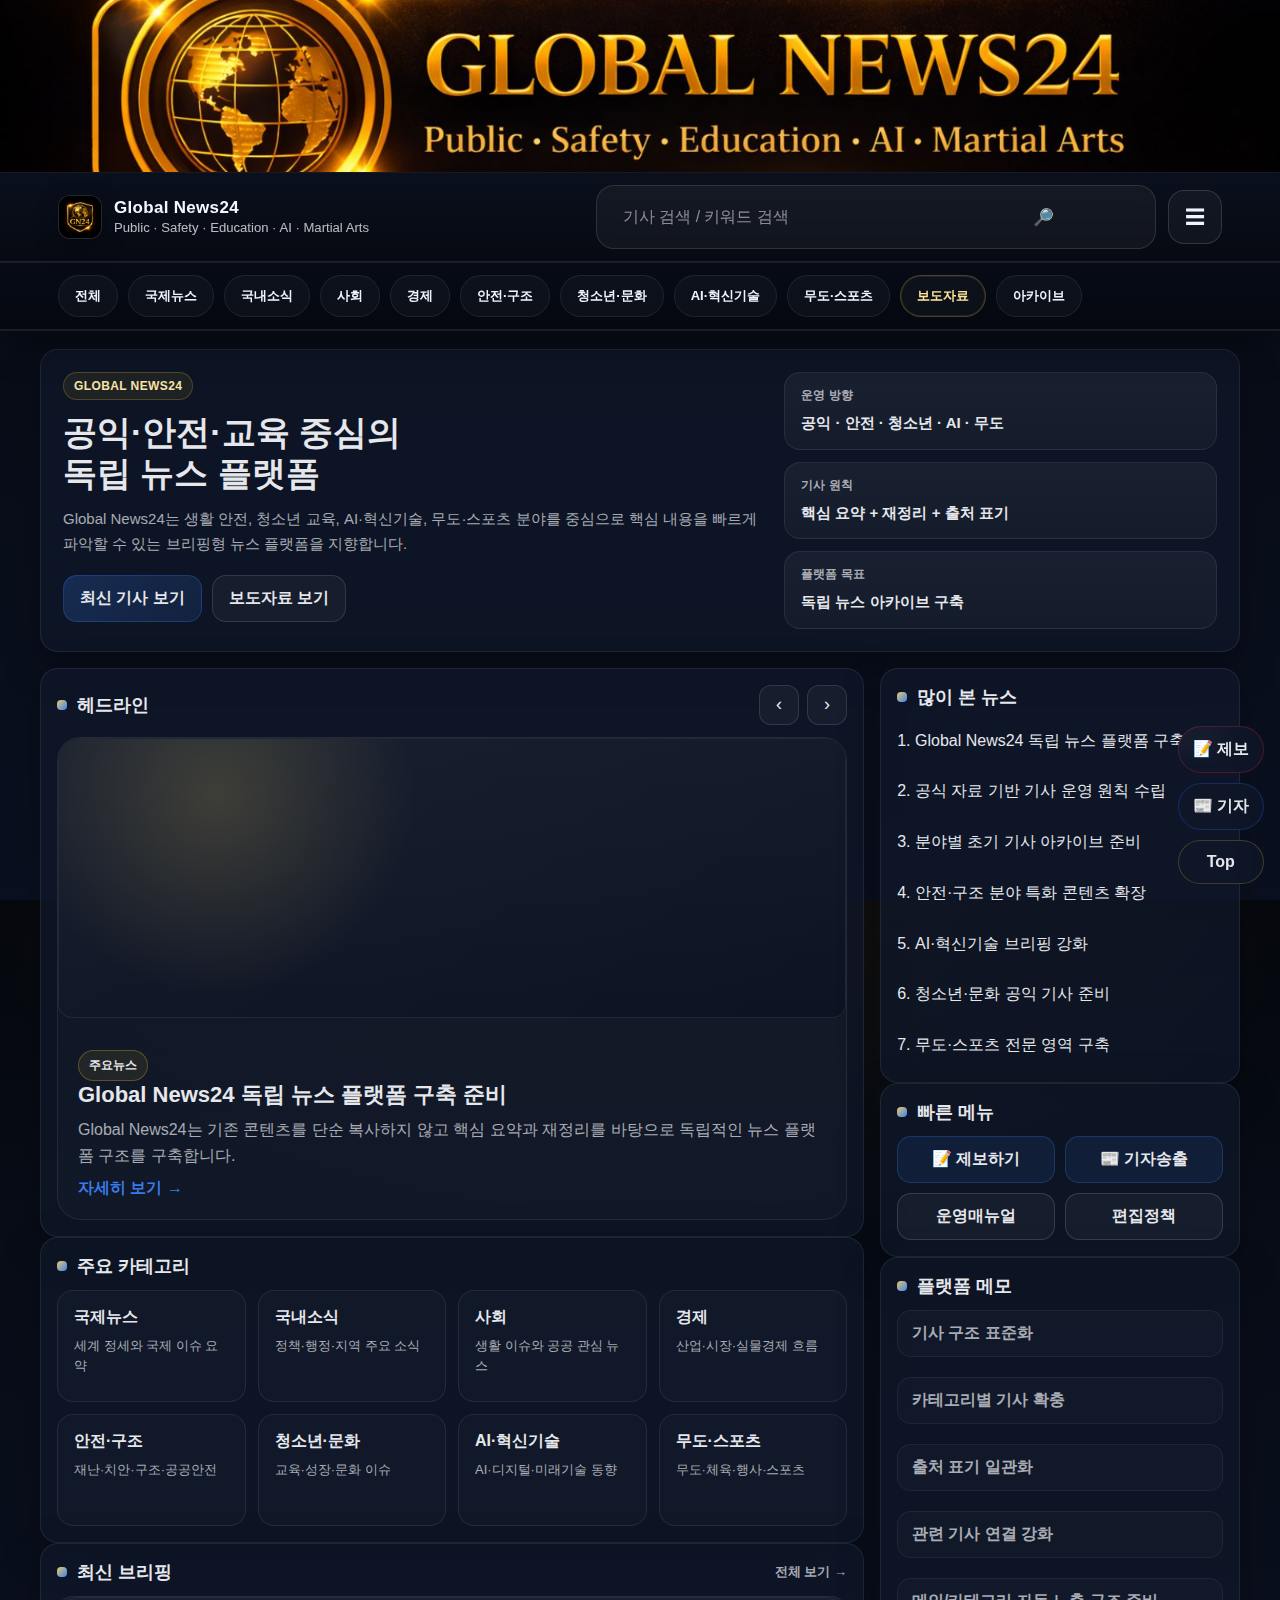
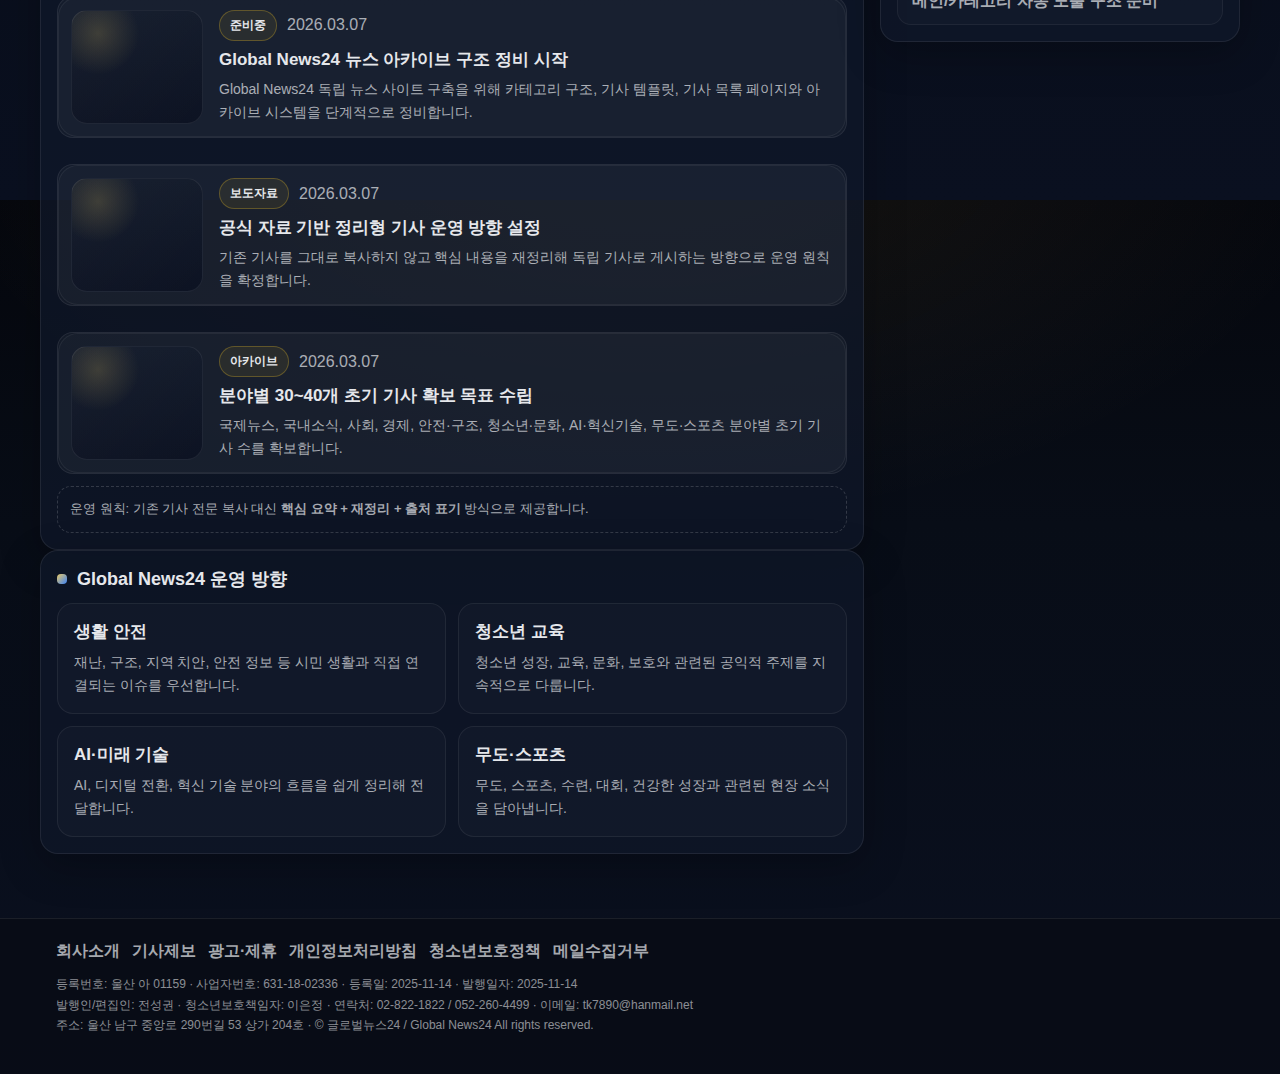
<file: index.html>
<!doctype html>
<html lang="ko">
<head>
  <meta charset="utf-8" />
  <meta name="viewport" content="width=device-width,initial-scale=1,viewport-fit=cover" />

  <title>Global News24 | 공익·안전·교육 중심 뉴스 플랫폼</title>
  <meta name="description" content="Global News24 독립 뉴스 플랫폼. 생활 안전, 청소년 교육, AI·혁신기술, 무도·스포츠 중심의 브리핑형 뉴스." />
  <meta name="theme-color" content="#070a12" />
  <meta name="robots" content="index,follow" />
  <link rel="canonical" href="https://news24.ai.kr/" />

  <!-- Open Graph -->
  <meta property="og:type" content="website" />
  <meta property="og:title" content="Global News24 | 공익·안전·교육 중심 뉴스 플랫폼" />
  <meta property="og:description" content="생활 안전 · 청소년 교육 · AI·혁신기술 · 무도·스포츠 중심 브리핑 뉴스" />
  <meta property="og:url" content="https://news24.ai.kr/" />
  <meta property="og:image" content="https://news24.ai.kr/assets/images/logos/global-news24-header.jpg" />
  <meta property="og:image:width" content="1600" />
  <meta property="og:image:height" content="200" />
  <meta name="twitter:card" content="summary_large_image" />

  <link rel="icon" href="/assets/images/logos/gn24-icon.jpg" />
  <link rel="apple-touch-icon" href="/assets/images/logos/gn24-icon.jpg" />

  <link rel="stylesheet" href="/assets/css/style.css" />

  <style>
    :root{
      --headerStickyTop:0px;
      --stickyShadow:0 14px 34px rgba(0,0,0,.28);
      --gold:rgba(246,211,107,.95);
      --goldSoft:rgba(246,211,107,.22);
      --line:rgba(255,255,255,.08);
      --cardLift:translateY(-4px);
      --ease:.24s ease;
    }

    html{
      scroll-behavior:smooth;
    }

    body{
      background:
        radial-gradient(1200px 700px at 50% -10%, rgba(255,196,87,.08), transparent 60%),
        linear-gradient(180deg, #05070d 0%, #080d17 36%, #0a1020 100%);
    }

    .site-header{
      position:sticky;
      top:var(--headerStickyTop);
      z-index:1000;
      backdrop-filter:blur(10px);
      -webkit-backdrop-filter:blur(10px);
      box-shadow:var(--stickyShadow);
    }

    .top-banner{
      width:100%;
      background:#05070d;
      border-bottom:1px solid var(--line);
    }

    .top-banner .wrap{
      max-width:1400px;
      margin:0 auto;
      padding:0;
    }

    .top-banner-link{
      display:block;
      width:100%;
      line-height:0;
    }

    .top-banner-img{
      width:100%;
      display:block;
      height:auto;
      max-height:172px;
      object-fit:cover;
      object-position:center center;
    }

    .header-tools-row{
      border-bottom:1px solid var(--line);
      background:linear-gradient(180deg, rgba(10,16,30,.96), rgba(7,10,18,.98));
    }

    .header-tools-row .wrap{
      display:flex;
      align-items:center;
      justify-content:space-between;
      gap:16px;
      padding:12px 18px;
    }

    .header-identity{
      display:flex;
      align-items:center;
      gap:12px;
      min-width:0;
      text-decoration:none;
    }

    .header-identity:hover .header-identity-title{
      color:#fff3c4;
    }

    .header-identity-mark{
      width:44px;
      height:44px;
      border-radius:12px;
      object-fit:cover;
      display:block;
      box-shadow:0 8px 24px rgba(0,0,0,.28);
      border:1px solid rgba(255,255,255,.1);
      background:#0a0f1c;
      flex:0 0 auto;
    }

    .header-identity-text{
      min-width:0;
    }

    .header-identity-title{
      margin:0;
      font-size:1.06rem;
      font-weight:800;
      letter-spacing:.02em;
      color:#f4f7ff;
      line-height:1.1;
      transition:color var(--ease);
    }

    .header-identity-sub{
      margin-top:3px;
      font-size:.82rem;
      color:rgba(255,255,255,.72);
      white-space:nowrap;
      overflow:hidden;
      text-overflow:ellipsis;
    }

    .tools{
      display:flex;
      align-items:center;
      gap:12px;
      flex:1;
      justify-content:flex-end;
    }

    .search{
      display:flex;
      align-items:center;
      gap:0;
      width:min(560px, 100%);
      background:rgba(255,255,255,.04);
      border:1px solid rgba(255,255,255,.12);
      border-radius:18px;
      overflow:hidden;
      backdrop-filter:blur(8px);
    }

    .search:focus-within{
      border-color:rgba(246,211,107,.34);
      box-shadow:0 0 0 3px rgba(246,211,107,.08);
    }

    .search input{
      flex:1;
      min-width:0;
      border:0;
      outline:0;
      background:transparent;
      color:#eef3ff;
      padding:14px 16px;
      font-size:.98rem;
    }

    .search input::placeholder{
      color:rgba(255,255,255,.5);
    }

    .search button{
      border:0;
      background:transparent;
      color:#dfe8ff;
      padding:0 16px;
      font-size:1.05rem;
      cursor:pointer;
    }

    .search button:hover{
      color:#ffe9a6;
    }

    .hamburger{
      flex:0 0 auto;
      border:1px solid rgba(255,255,255,.14);
      background:rgba(255,255,255,.04);
      color:#edf3ff;
      min-width:54px;
      height:54px;
      border-radius:16px;
      font-size:1.25rem;
      cursor:pointer;
      transition:transform var(--ease), background var(--ease), border-color var(--ease);
    }

    .hamburger:hover{
      transform:translateY(-1px);
      background:rgba(255,255,255,.07);
      border-color:rgba(246,211,107,.26);
    }

    .menu-panel{
      background:rgba(7,10,18,.98);
      border-bottom:1px solid var(--line);
    }

    .menu-panel-inner{
      display:flex;
      flex-wrap:wrap;
      gap:10px 12px;
      padding:14px 18px 18px;
    }

    .mp{
      display:inline-flex;
      align-items:center;
      justify-content:center;
      padding:10px 14px;
      border-radius:999px;
      text-decoration:none;
      color:#ecf2ff;
      background:rgba(255,255,255,.04);
      border:1px solid rgba(255,255,255,.1);
      transition:transform var(--ease), background var(--ease), border-color var(--ease);
    }

    .mp:hover{
      transform:translateY(-1px);
      background:rgba(255,255,255,.08);
      border-color:rgba(255,255,255,.18);
    }

    .mp-strong{
      border-color:rgba(246,211,107,.28);
      box-shadow:0 0 0 1px rgba(246,211,107,.08) inset;
    }

    .mp-sep{
      width:1px;
      min-height:40px;
      background:rgba(255,255,255,.08);
      margin:0 2px;
    }

    .nav{
      background:linear-gradient(180deg, rgba(6,11,22,.98), rgba(5,8,16,.99));
      border-bottom:1px solid var(--line);
    }

    .nav-inner{
      display:flex;
      flex-wrap:wrap;
      gap:10px;
      padding:12px 18px;
    }

    .nav-link{
      display:inline-flex;
      align-items:center;
      justify-content:center;
      padding:11px 16px;
      border-radius:999px;
      text-decoration:none;
      color:#eef3ff;
      border:1px solid rgba(255,255,255,.08);
      background:rgba(255,255,255,.03);
      transition:transform var(--ease), background var(--ease), border-color var(--ease), color var(--ease);
      white-space:nowrap;
    }

    .nav-link:hover{
      transform:translateY(-1px);
      background:rgba(255,255,255,.06);
      border-color:rgba(255,255,255,.14);
      color:#fff7d5;
    }

    .nav-strong{
      border-color:rgba(246,211,107,.25);
      color:#ffe69a;
    }

    .hero,
    .brief-link,
    .cat-card,
    .focus-card,
    .qbtn,
    .rank a,
    .side-item{
      transition:transform var(--ease), box-shadow var(--ease), border-color var(--ease), background var(--ease), color var(--ease);
    }

    .hero:hover,
    .brief-link:hover,
    .cat-card:hover,
    .focus-card:hover,
    .qbtn:hover{
      transform:var(--cardLift);
      box-shadow:0 18px 36px rgba(0,0,0,.24);
    }

    .brief-link:hover .brief-title,
    .hero:hover h3,
    .cat-card:hover .cat-name,
    .rank a:hover{
      color:#ffe9a6;
    }

    .brief-link:hover .brief-thumb,
    .hero:hover .hero-img{
      transform:scale(1.03);
    }

    .brief-thumb,
    .hero-img{
      transition:transform .45s ease, filter .3s ease;
      background-size:cover;
      background-position:center;
      background-repeat:no-repeat;
      overflow:hidden;
    }

    .hero-img.placeholder,
    .brief-thumb.placeholder{
      background-image:
        radial-gradient(circle at 20% 20%, rgba(246,211,107,.18), transparent 30%),
        linear-gradient(135deg, rgba(255,255,255,.04), rgba(255,255,255,.01)),
        linear-gradient(180deg, #0f1727, #0a1020);
    }

    .brief-link{
      display:grid;
      grid-template-columns:132px 1fr;
      gap:16px;
      text-decoration:none;
      color:inherit;
      align-items:stretch;
      border-radius:20px;
      overflow:hidden;
      border:1px solid rgba(255,255,255,.06);
      background:rgba(255,255,255,.02);
      padding:12px;
    }

    .brief-item + .brief-item{
      margin-top:14px;
    }

    .brief-thumb{
      min-height:104px;
      border-radius:16px;
      background-color:#0e1525;
    }

    .hero{
      overflow:hidden;
      border-radius:24px;
      border:1px solid rgba(255,255,255,.08);
      background:rgba(255,255,255,.02);
      text-decoration:none;
      color:inherit;
    }

    .hero-img{
      min-height:280px;
      background-color:#0e1525;
    }

    .hero-body{
      padding:20px;
    }

    .cat-card{
      border:1px solid rgba(255,255,255,.08);
      background:rgba(255,255,255,.02);
    }

    .cat-card:hover{
      border-color:rgba(246,211,107,.24);
      background:rgba(255,255,255,.04);
    }

    .focus-card{
      border:1px solid rgba(255,255,255,.07);
      background:rgba(255,255,255,.02);
    }

    .focus-card:hover{
      border-color:rgba(246,211,107,.22);
      background:rgba(255,255,255,.04);
    }

    .rank a{
      display:block;
      text-decoration:none;
      color:inherit;
      padding:8px 0;
    }

    .rank a:hover{
      transform:translateX(4px);
    }

    .qbtn:hover{
      border-color:rgba(246,211,107,.28);
    }

    .side-item{
      border:1px solid rgba(255,255,255,.06);
      background:rgba(255,255,255,.02);
      border-radius:14px;
      padding:12px 14px;
    }

    .side-item + .side-item{
      margin-top:10px;
    }

    .side-item:hover{
      transform:translateY(-2px);
      border-color:rgba(246,211,107,.18);
      background:rgba(255,255,255,.04);
    }

    .floating .float-btn{
      transition:transform var(--ease), box-shadow var(--ease), background var(--ease);
    }

    .floating .float-btn:hover{
      transform:translateY(-2px);
      box-shadow:0 16px 28px rgba(0,0,0,.24);
    }

    @media (max-width: 980px){
      .header-tools-row .wrap{
        flex-direction:column;
        align-items:stretch;
      }

      .tools{
        width:100%;
      }

      .search{
        width:100%;
      }

      .hamburger{
        min-width:56px;
      }

      .brief-link{
        grid-template-columns:110px 1fr;
      }
    }

    @media (max-width: 768px){
      .top-banner-img{
        max-height:116px;
      }

      .header-identity-mark{
        width:38px;
        height:38px;
        border-radius:10px;
      }

      .header-identity-title{
        font-size:.98rem;
      }

      .header-identity-sub{
        font-size:.76rem;
      }

      .header-tools-row .wrap,
      .menu-panel-inner,
      .nav-inner{
        padding-left:14px;
        padding-right:14px;
      }

      .search input{
        padding:13px 14px;
        font-size:.95rem;
      }

      .hamburger{
        width:54px;
        height:50px;
        border-radius:14px;
      }

      .nav-inner{
        flex-wrap:nowrap;
        overflow-x:auto;
        -webkit-overflow-scrolling:touch;
        scrollbar-width:none;
      }

      .nav-inner::-webkit-scrollbar{
        display:none;
      }

      .nav-link{
        flex:0 0 auto;
      }

      .mp-sep{
        display:none;
      }

      .brief-link{
        grid-template-columns:1fr;
      }

      .brief-thumb{
        min-height:188px;
      }

      .hero-img{
        min-height:220px;
      }
    }
  </style>
</head>
<body>
  <header class="site-header">
    <div class="top-banner">
      <div class="wrap">
        <a class="top-banner-link" href="/" aria-label="Global News24 홈">
          <img
            class="top-banner-img"
            src="/assets/images/logos/global-news24-header.jpg"
            alt="Global News24 헤더 로고" />
        </a>
      </div>
    </div>

    <div class="header-tools-row">
      <div class="wrap">
        <a class="header-identity" href="/" aria-label="Global News24 홈">
          <img
            class="header-identity-mark"
            src="/assets/images/logos/gn24-icon.jpg"
            alt="GN24 아이콘" />
          <div class="header-identity-text">
            <h1 class="header-identity-title">Global News24</h1>
            <div class="header-identity-sub">Public · Safety · Education · AI · Martial Arts</div>
          </div>
        </a>

        <div class="tools">
          <form class="search" action="/pages/newsroom/" method="get">
            <input name="q" type="search" placeholder="기사 검색 / 키워드 검색" />
            <button type="submit" aria-label="검색">🔎</button>
          </form>

          <button id="menuBtn" class="hamburger" type="button" aria-label="메뉴" aria-expanded="false">
            ☰
          </button>
        </div>
      </div>
    </div>

    <div id="menuPanel" class="menu-panel" hidden>
      <div class="wrap menu-panel-inner">
        <a class="mp" href="/pages/policy/">편집정책</a>
        <a class="mp" href="/pages/manual/">운영매뉴얼</a>
        <a class="mp" href="/pages/contact/">문의</a>
        <a class="mp" href="/pages/archive/">아카이브</a>
        <span class="mp-sep"></span>
        <a class="mp mp-strong" href="https://forms.gle/n7nrskXQY5AQ7Yvt6" target="_blank" rel="noopener">📝 제보하기</a>
        <a class="mp mp-strong" href="https://forms.gle/CYitNRwT313NBgBo8" target="_blank" rel="noopener">📰 기자송출</a>
      </div>
    </div>

    <nav class="nav" aria-label="카테고리">
      <div class="wrap nav-inner">
        <a href="/pages/newsroom/" class="nav-link">전체</a>
        <a href="/pages/newsroom/?cat=국제뉴스" class="nav-link">국제뉴스</a>
        <a href="/pages/newsroom/?cat=국내소식" class="nav-link">국내소식</a>
        <a href="/pages/newsroom/?cat=사회" class="nav-link">사회</a>
        <a href="/pages/newsroom/?cat=경제" class="nav-link">경제</a>
        <a href="/pages/newsroom/?cat=안전·구조" class="nav-link">안전·구조</a>
        <a href="/pages/newsroom/?cat=청소년·문화" class="nav-link">청소년·문화</a>
        <a href="/pages/newsroom/?cat=AI·혁신기술" class="nav-link">AI·혁신기술</a>
        <a href="/pages/newsroom/?cat=무도·스포츠" class="nav-link">무도·스포츠</a>
        <a href="/pages/press/" class="nav-link nav-strong">보도자료</a>
        <a href="/pages/archive/" class="nav-link">아카이브</a>
      </div>
    </nav>
  </header>

  <main class="wrap main">
    <section class="hero-intro card">
      <div class="hero-intro-copy">
        <div class="eyebrow">GLOBAL NEWS24</div>
        <h1>공익·안전·교육 중심의 <br />독립 뉴스 플랫폼</h1>
        <p>
          Global News24는 생활 안전, 청소년 교육, AI·혁신기술, 무도·스포츠 분야를 중심으로
          핵심 내용을 빠르게 파악할 수 있는 브리핑형 뉴스 플랫폼을 지향합니다.
        </p>
        <div class="hero-intro-actions">
          <a class="cta primary" href="/pages/newsroom/">최신 기사 보기</a>
          <a class="cta secondary" href="/pages/press/">보도자료 보기</a>
        </div>
      </div>

      <div class="hero-intro-panel">
        <div class="mini-stat">
          <span class="mini-stat-label">운영 방향</span>
          <strong>공익 · 안전 · 청소년 · AI · 무도</strong>
        </div>
        <div class="mini-stat">
          <span class="mini-stat-label">기사 원칙</span>
          <strong>핵심 요약 + 재정리 + 출처 표기</strong>
        </div>
        <div class="mini-stat">
          <span class="mini-stat-label">플랫폼 목표</span>
          <strong>독립 뉴스 아카이브 구축</strong>
        </div>
      </div>
    </section>

    <section class="grid">
      <section class="left">
        <section class="card headline">
          <div class="headline-top">
            <div class="section-title">
              <span class="bar"></span>
              <h2>헤드라인</h2>
            </div>
            <div class="headline-controls">
              <button id="prev" class="btn-ghost" type="button" aria-label="이전">‹</button>
              <button id="next" class="btn-ghost" type="button" aria-label="다음">›</button>
            </div>
          </div>

          <a id="heroLink" class="hero" href="#">
            <div class="hero-img placeholder" id="heroImg"></div>
            <div class="hero-body">
              <div class="hero-meta">
                <span id="heroCat" class="badge">주요뉴스</span>
                <span id="heroDate" class="muted"></span>
              </div>
              <h3 id="heroTitle">Global News24 독립 뉴스 플랫폼 구축 준비</h3>
              <p id="heroSummary" class="muted">
                Global News24는 기존 콘텐츠를 단순 복사하지 않고 핵심 요약과 재정리를 바탕으로
                독립적인 뉴스 플랫폼 구조를 구축합니다.
              </p>
              <div class="hero-cta">자세히 보기 →</div>
            </div>
          </a>
        </section>

        <section class="card">
          <div class="section-head">
            <div class="section-title">
              <span class="bar"></span>
              <h2>주요 카테고리</h2>
            </div>
          </div>

          <div class="category-grid">
            <a class="cat-card" href="/pages/newsroom/?cat=국제뉴스">
              <span class="cat-name">국제뉴스</span>
              <span class="cat-desc">세계 정세와 국제 이슈 요약</span>
            </a>
            <a class="cat-card" href="/pages/newsroom/?cat=국내소식">
              <span class="cat-name">국내소식</span>
              <span class="cat-desc">정책·행정·지역 주요 소식</span>
            </a>
            <a class="cat-card" href="/pages/newsroom/?cat=사회">
              <span class="cat-name">사회</span>
              <span class="cat-desc">생활 이슈와 공공 관심 뉴스</span>
            </a>
            <a class="cat-card" href="/pages/newsroom/?cat=경제">
              <span class="cat-name">경제</span>
              <span class="cat-desc">산업·시장·실물경제 흐름</span>
            </a>
            <a class="cat-card" href="/pages/newsroom/?cat=안전·구조">
              <span class="cat-name">안전·구조</span>
              <span class="cat-desc">재난·치안·구조·공공안전</span>
            </a>
            <a class="cat-card" href="/pages/newsroom/?cat=청소년·문화">
              <span class="cat-name">청소년·문화</span>
              <span class="cat-desc">교육·성장·문화 이슈</span>
            </a>
            <a class="cat-card" href="/pages/newsroom/?cat=AI·혁신기술">
              <span class="cat-name">AI·혁신기술</span>
              <span class="cat-desc">AI·디지털·미래기술 동향</span>
            </a>
            <a class="cat-card" href="/pages/newsroom/?cat=무도·스포츠">
              <span class="cat-name">무도·스포츠</span>
              <span class="cat-desc">무도·체육·행사·스포츠</span>
            </a>
          </div>
        </section>

        <section class="card">
          <div class="section-head">
            <div class="section-title">
              <span class="bar"></span>
              <h2>최신 브리핑</h2>
            </div>
            <a class="more" href="/pages/newsroom/">전체 보기 →</a>
          </div>

          <div id="latestBriefs" class="list">
            <article class="brief-item">
              <a class="brief-link" href="/pages/newsroom/">
                <div class="brief-thumb placeholder"></div>
                <div class="brief-body">
                  <div class="brief-meta">
                    <span class="badge">준비중</span>
                    <span class="muted">2026.03.07</span>
                  </div>
                  <h3 class="brief-title">Global News24 뉴스 아카이브 구조 정비 시작</h3>
                  <p class="brief-summary">
                    Global News24 독립 뉴스 사이트 구축을 위해 카테고리 구조, 기사 템플릿,
                    기사 목록 페이지와 아카이브 시스템을 단계적으로 정비합니다.
                  </p>
                </div>
              </a>
            </article>

            <article class="brief-item">
              <a class="brief-link" href="/pages/press/">
                <div class="brief-thumb placeholder"></div>
                <div class="brief-body">
                  <div class="brief-meta">
                    <span class="badge">보도자료</span>
                    <span class="muted">2026.03.07</span>
                  </div>
                  <h3 class="brief-title">공식 자료 기반 정리형 기사 운영 방향 설정</h3>
                  <p class="brief-summary">
                    기존 기사를 그대로 복사하지 않고 핵심 내용을 재정리해 독립 기사로
                    게시하는 방향으로 운영 원칙을 확정합니다.
                  </p>
                </div>
              </a>
            </article>

            <article class="brief-item">
              <a class="brief-link" href="/pages/archive/">
                <div class="brief-thumb placeholder"></div>
                <div class="brief-body">
                  <div class="brief-meta">
                    <span class="badge">아카이브</span>
                    <span class="muted">2026.03.07</span>
                  </div>
                  <h3 class="brief-title">분야별 30~40개 초기 기사 확보 목표 수립</h3>
                  <p class="brief-summary">
                    국제뉴스, 국내소식, 사회, 경제, 안전·구조, 청소년·문화,
                    AI·혁신기술, 무도·스포츠 분야별 초기 기사 수를 확보합니다.
                  </p>
                </div>
              </a>
            </article>
          </div>

          <div class="note">
            운영 원칙: 기존 기사 전문 복사 대신
            <strong>핵심 요약 + 재정리 + 출처 표기</strong> 방식으로 제공합니다.
          </div>
        </section>

        <section class="card">
          <div class="section-head">
            <div class="section-title">
              <span class="bar"></span>
              <h2>Global News24 운영 방향</h2>
            </div>
          </div>

          <div class="focus-grid">
            <div class="focus-card">
              <h3>생활 안전</h3>
              <p>재난, 구조, 지역 치안, 안전 정보 등 시민 생활과 직접 연결되는 이슈를 우선합니다.</p>
            </div>
            <div class="focus-card">
              <h3>청소년 교육</h3>
              <p>청소년 성장, 교육, 문화, 보호와 관련된 공익적 주제를 지속적으로 다룹니다.</p>
            </div>
            <div class="focus-card">
              <h3>AI·미래 기술</h3>
              <p>AI, 디지털 전환, 혁신 기술 분야의 흐름을 쉽게 정리해 전달합니다.</p>
            </div>
            <div class="focus-card">
              <h3>무도·스포츠</h3>
              <p>무도, 스포츠, 수련, 대회, 건강한 성장과 관련된 현장 소식을 담아냅니다.</p>
            </div>
          </div>
        </section>
      </section>

      <aside class="right">
        <section class="card">
          <div class="section-head">
            <div class="section-title">
              <span class="bar"></span>
              <h2>많이 본 뉴스</h2>
            </div>
          </div>
          <ol id="popular" class="rank">
            <li><a href="/pages/newsroom/">Global News24 독립 뉴스 플랫폼 구축 준비</a></li>
            <li><a href="/pages/press/">공식 자료 기반 기사 운영 원칙 수립</a></li>
            <li><a href="/pages/archive/">분야별 초기 기사 아카이브 준비</a></li>
            <li><a href="/pages/newsroom/?cat=안전·구조">안전·구조 분야 특화 콘텐츠 확장</a></li>
            <li><a href="/pages/newsroom/?cat=AI·혁신기술">AI·혁신기술 브리핑 강화</a></li>
            <li><a href="/pages/newsroom/?cat=청소년·문화">청소년·문화 공익 기사 준비</a></li>
            <li><a href="/pages/newsroom/?cat=무도·스포츠">무도·스포츠 전문 영역 구축</a></li>
          </ol>
        </section>

        <section class="card">
          <div class="section-head">
            <div class="section-title">
              <span class="bar"></span>
              <h2>빠른 메뉴</h2>
            </div>
          </div>
          <div class="quick">
            <a class="qbtn" href="https://forms.gle/n7nrskXQY5AQ7Yvt6" target="_blank" rel="noopener">📝 제보하기</a>
            <a class="qbtn" href="https://forms.gle/CYitNRwT313NBgBo8" target="_blank" rel="noopener">📰 기자송출</a>
            <a class="qbtn ghost" href="/pages/manual/">운영매뉴얼</a>
            <a class="qbtn ghost" href="/pages/policy/">편집정책</a>
          </div>
        </section>

        <section class="card">
          <div class="section-head">
            <div class="section-title">
              <span class="bar"></span>
              <h2>플랫폼 메모</h2>
            </div>
          </div>
          <div class="side-list">
            <div class="side-item">기사 구조 표준화</div>
            <div class="side-item">카테고리별 기사 확충</div>
            <div class="side-item">출처 표기 일관화</div>
            <div class="side-item">관련 기사 연결 강화</div>
            <div class="side-item">메인/카테고리 자동 노출 구조 준비</div>
          </div>
        </section>
      </aside>
    </section>
  </main>

  <div class="floating">
    <a class="float-btn tip" href="https://forms.gle/n7nrskXQY5AQ7Yvt6" target="_blank" rel="noopener">📝 제보</a>
    <a class="float-btn report" href="https://forms.gle/CYitNRwT313NBgBo8" target="_blank" rel="noopener">📰 기자</a>
    <button class="float-btn top" type="button" onclick="window.scrollTo({ top: 0, behavior: 'smooth' })">Top</button>
  </div>

  <footer class="footer">
    <div class="wrap foot">
      <div class="foot-links">
        <a href="#">회사소개</a>
        <a href="https://forms.gle/n7nrskXQY5AQ7Yvt6" target="_blank" rel="noopener">기사제보</a>
        <a href="#">광고·제휴</a>
        <a href="#">개인정보처리방침</a>
        <a href="#">청소년보호정책</a>
        <a href="#">메일수집거부</a>
      </div>

      <div class="foot-meta">
        등록번호: 울산 아 01159 · 사업자번호: 631-18-02336 · 등록일: 2025-11-14 · 발행일자: 2025-11-14<br>
        발행인/편집인: 전성권 · 청소년보호책임자: 이은정 · 연락처: 02-822-1822 / 052-260-4499 · 이메일: tk7890@hanmail.net<br>
        주소: 울산 남구 중앙로 290번길 53 상가 204호 · © 글로벌뉴스24 / Global News24 All rights reserved.
      </div>
    </div>
  </footer>

  <script>
    (function () {
      const btn = document.getElementById('menuBtn');
      const panel = document.getElementById('menuPanel');
      if (!btn || !panel) return;

      btn.addEventListener('click', function () {
        const isHidden = panel.hasAttribute('hidden');
        if (isHidden) {
          panel.removeAttribute('hidden');
          btn.setAttribute('aria-expanded', 'true');
        } else {
          panel.setAttribute('hidden', '');
          btn.setAttribute('aria-expanded', 'false');
        }
      });
    })();
  </script>
</body>
</html>
</file>
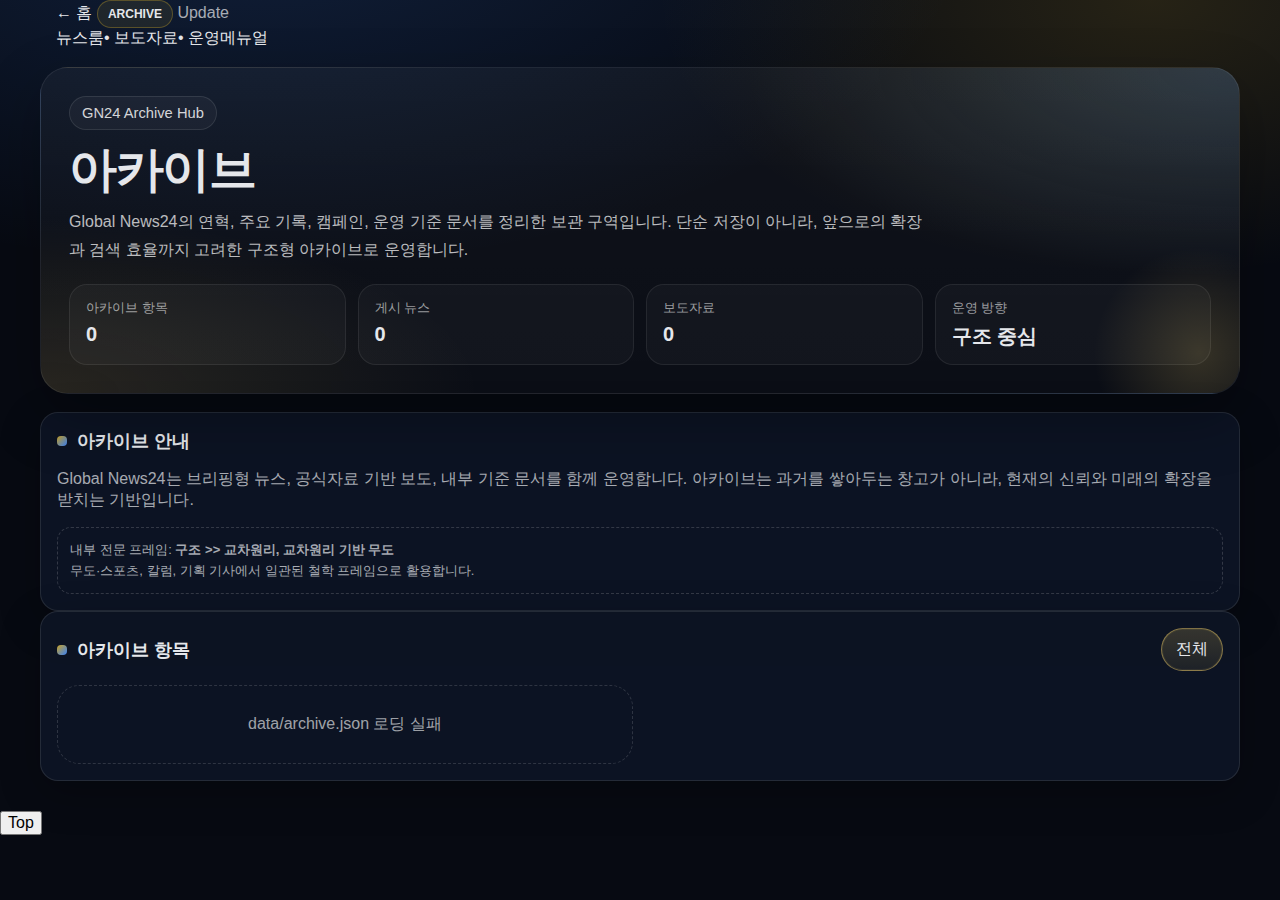
<file: pages/archive/index.html>
<!doctype html>
<html lang="ko">
<head>
  <meta charset="utf-8" />
  <meta name="viewport" content="width=device-width,initial-scale=1,viewport-fit=cover" />
  <title>아카이브 | Global News24</title>
  <meta name="description" content="Global News24 아카이브. 연혁, 기록, 캠페인, 운영 기준 문서를 한 곳에서 확인하세요." />
  <meta name="theme-color" content="#0b0f19" />
  <link rel="stylesheet" href="../../assets/css/style.css" />
  <style>
    .hero-archive{
      position:relative; overflow:hidden; border:1px solid rgba(255,255,255,.08);
      border-radius:28px; padding:28px; margin-bottom:18px;
      background:
        radial-gradient(900px 380px at 100% 0%, rgba(96,165,250,.18), transparent 55%),
        radial-gradient(800px 320px at 0% 100%, rgba(246,211,107,.12), transparent 55%),
        linear-gradient(180deg, rgba(255,255,255,.04), rgba(255,255,255,.02));
      box-shadow:0 24px 60px rgba(0,0,0,.28);
    }
    .hero-archive::after{
      content:"";
      position:absolute; inset:auto -80px -80px auto; width:240px; height:240px; border-radius:50%;
      background:radial-gradient(circle, rgba(246,211,107,.18), transparent 62%);
      pointer-events:none;
    }
    .hero-kicker{
      display:inline-flex; align-items:center; gap:8px; padding:8px 12px; border-radius:999px;
      border:1px solid rgba(255,255,255,.1); background:rgba(255,255,255,.04);
      color:rgba(255,255,255,.82); font-size:.92rem; margin-bottom:14px;
    }
    .hero-title{
      margin:0; font-size:clamp(2rem, 4.2vw, 3rem); line-height:1.08;
      letter-spacing:-.03em;
    }
    .hero-desc{
      margin:12px 0 0; color:rgba(255,255,255,.72); max-width:860px; line-height:1.75;
    }
    .hero-stats{
      display:grid; grid-template-columns:repeat(4, minmax(0,1fr)); gap:12px; margin-top:20px;
    }
    .stat-box{
      border:1px solid rgba(255,255,255,.08); border-radius:18px; padding:14px 16px;
      background:rgba(255,255,255,.03);
    }
    .stat-label{font-size:.82rem; color:rgba(255,255,255,.58);}
    .stat-value{margin-top:6px; font-size:1.25rem; font-weight:800;}
    .archive-toolbar{
      display:flex; gap:12px; flex-wrap:wrap; align-items:center; justify-content:space-between; margin-bottom:14px;
    }
    .archive-filter{
      display:flex; gap:10px; flex-wrap:wrap;
    }
    .chip-btn{
      border:1px solid rgba(255,255,255,.1); background:rgba(255,255,255,.03);
      color:inherit; padding:10px 14px; border-radius:999px; cursor:pointer;
    }
    .chip-btn.active{
      border-color:rgba(246,211,107,.45);
      background:linear-gradient(180deg, rgba(246,211,107,.18), rgba(246,211,107,.08));
      box-shadow:0 0 0 1px rgba(246,211,107,.08) inset;
    }
    .archive-grid{
      display:grid; grid-template-columns:repeat(2, minmax(0,1fr)); gap:14px;
    }
    .archive-item{
      display:block; border:1px solid rgba(255,255,255,.08); border-radius:22px; overflow:hidden;
      background:rgba(255,255,255,.03); transition:transform .18s ease, border-color .18s ease, box-shadow .18s ease;
    }
    .archive-item:hover{
      transform:translateY(-3px);
      border-color:rgba(246,211,107,.28);
      box-shadow:0 16px 40px rgba(0,0,0,.22);
    }
    .archive-thumb{
      aspect-ratio:16/8; background:#101726 center/cover no-repeat;
      border-bottom:1px solid rgba(255,255,255,.06);
    }
    .archive-body{padding:18px;}
    .archive-title{
      margin:0 0 10px; font-size:1.08rem; line-height:1.45;
    }
    .archive-meta{
      display:flex; gap:8px; flex-wrap:wrap; margin-bottom:10px;
      color:rgba(255,255,255,.64); font-size:.88rem;
    }
    .archive-meta span{
      padding:6px 10px; border-radius:999px; background:rgba(255,255,255,.04); border:1px solid rgba(255,255,255,.06);
    }
    .archive-sum{
      color:rgba(255,255,255,.72); line-height:1.7;
    }
    .archive-empty{
      border:1px dashed rgba(255,255,255,.14); border-radius:22px; padding:28px; text-align:center;
      color:rgba(255,255,255,.62);
    }
    @media (max-width:960px){
      .hero-stats{grid-template-columns:repeat(2,minmax(0,1fr));}
      .archive-grid{grid-template-columns:1fr;}
    }
    @media (max-width:640px){
      .hero-archive{padding:22px;}
      .hero-stats{grid-template-columns:1fr 1fr;}
    }
  </style>
</head>
<body>
  <div class="top-mini">
    <div class="wrap mini-row">
      <div class="mini-left">
        <a class="pill" href="../../">← 홈</a>
        <span class="badge">ARCHIVE</span>
        <span class="muted">Update <strong id="today"></strong></span>
      </div>
      <div class="mini-right">
        <a href="../newsroom/">뉴스룸</a><span class="dot">•</span>
        <a href="../press/">보도자료</a><span class="dot">•</span>
        <a href="../manual/">운영메뉴얼</a>
      </div>
    </div>
  </div>

  <main class="wrap main">
    <section class="hero-archive">
      <div class="hero-kicker">GN24 Archive Hub</div>
      <h1 class="hero-title">아카이브</h1>
      <p class="hero-desc">
        Global News24의 연혁, 주요 기록, 캠페인, 운영 기준 문서를 정리한 보관 구역입니다.
        단순 저장이 아니라, 앞으로의 확장과 검색 효율까지 고려한 구조형 아카이브로 운영합니다.
      </p>

      <div class="hero-stats">
        <div class="stat-box">
          <div class="stat-label">아카이브 항목</div>
          <div class="stat-value" id="archiveCount">0</div>
        </div>
        <div class="stat-box">
          <div class="stat-label">게시 뉴스</div>
          <div class="stat-value" id="newsCount">0</div>
        </div>
        <div class="stat-box">
          <div class="stat-label">보도자료</div>
          <div class="stat-value" id="pressCount">0</div>
        </div>
        <div class="stat-box">
          <div class="stat-label">운영 방향</div>
          <div class="stat-value">구조 중심</div>
        </div>
      </div>
    </section>

    <section class="card">
      <div class="section-head">
        <div class="section-title"><span class="bar"></span><h2>아카이브 안내</h2></div>
      </div>
      <p class="muted">
        Global News24는 브리핑형 뉴스, 공식자료 기반 보도, 내부 기준 문서를 함께 운영합니다.
        아카이브는 과거를 쌓아두는 창고가 아니라, 현재의 신뢰와 미래의 확장을 받치는 기반입니다.
      </p>
      <div class="note">
        내부 전문 프레임: <strong>구조 &gt;&gt; 교차원리, 교차원리 기반 무도</strong><br />
        무도·스포츠, 칼럼, 기획 기사에서 일관된 철학 프레임으로 활용합니다.
      </div>
    </section>

    <section class="card">
      <div class="archive-toolbar">
        <div class="section-title" style="margin:0;">
          <span class="bar"></span><h2>아카이브 항목</h2>
        </div>
        <div class="archive-filter" id="filters">
          <button class="chip-btn active" type="button" data-tag="전체">전체</button>
        </div>
      </div>

      <div id="list" class="archive-grid"></div>
    </section>
  </main>

  <button id="toTop" class="to-top" type="button" aria-label="Top">Top</button>

  <script src="../../assets/js/app.js"></script>
  <script>
    (async ()=>{
      const list = document.querySelector('#list');
      const filters = document.querySelector('#filters');
      let archiveData = [];
      let currentTag = '전체';

      function escapeHtml(s=''){
        return GN24?.escape ? GN24.escape(s) : String(s).replace(/[&<>"']/g, m => ({
          '&':'&amp;','<':'&lt;','>':'&gt;','"':'&quot;',"'":'&#39;'
        }[m]));
      }

      function render(data){
        const filtered = currentTag === '전체'
          ? data
          : data.filter(x => (x.tag || '아카이브') === currentTag);

        if(!filtered.length){
          list.innerHTML = `<div class="archive-empty">선택한 분류에 해당하는 아카이브 항목이 없습니다.</div>`;
          return;
        }

        list.innerHTML = filtered.map(x=>`
          <a class="archive-item" href="${x.link || '#'}" target="${x.external ? '_blank':'_self'}" rel="${x.external ? 'noopener noreferrer':''}">
            <div class="archive-thumb" style="background-image:url('${x.image || ''}')"></div>
            <div class="archive-body">
              <h3 class="archive-title">${escapeHtml(x.title || '제목 없음')}</h3>
              <div class="archive-meta">
                <span>${escapeHtml(x.tag || '아카이브')}</span>
                <span>${escapeHtml(x.date || '')}</span>
                <span>${x.external ? '외부 링크' : '내부 문서'}</span>
              </div>
              <div class="archive-sum">${escapeHtml(x.summary || '')}</div>
            </div>
          </a>
        `).join('');
      }

      function renderFilters(data){
        const tags = ['전체', ...new Set(data.map(x => x.tag || '아카이브'))];
        filters.innerHTML = tags.map(tag => `
          <button class="chip-btn ${tag === currentTag ? 'active' : ''}" type="button" data-tag="${escapeHtml(tag)}">${escapeHtml(tag)}</button>
        `).join('');
      }

      async function fetchCount(path, key){
        try{
          const d = await GN24.fetchJSON(path);
          if(Array.isArray(d)) return d.length;
          if(Array.isArray(d?.[key])) return d[key].length;
          return 0;
        }catch{ return 0; }
      }

      try{
        const [archive, newsCount, pressCount] = await Promise.all([
          GN24.fetchJSON('../../data/archive.json'),
          fetchCount('../../data/news.json', 'news'),
          fetchCount('../../data/press.json', 'press')
        ]);

        archiveData = Array.isArray(archive) ? archive : [];
        archiveData.sort((a,b)=>(b.date||'').localeCompare(a.date||''));

        document.querySelector('#archiveCount').textContent = archiveData.length;
        document.querySelector('#newsCount').textContent = newsCount;
        document.querySelector('#pressCount').textContent = pressCount;

        renderFilters(archiveData);
        render(archiveData);

        filters.addEventListener('click', (e)=>{
          const btn = e.target.closest('button[data-tag]');
          if(!btn) return;
          currentTag = btn.dataset.tag || '전체';
          [...filters.querySelectorAll('.chip-btn')].forEach(el=>el.classList.remove('active'));
          btn.classList.add('active');
          render(archiveData);
        });
      }catch(e){
        console.error(e);
        list.innerHTML = `<div class="archive-empty">data/archive.json 로딩 실패</div>`;
      }
    })();
  </script>
</body>
</html>
</file>
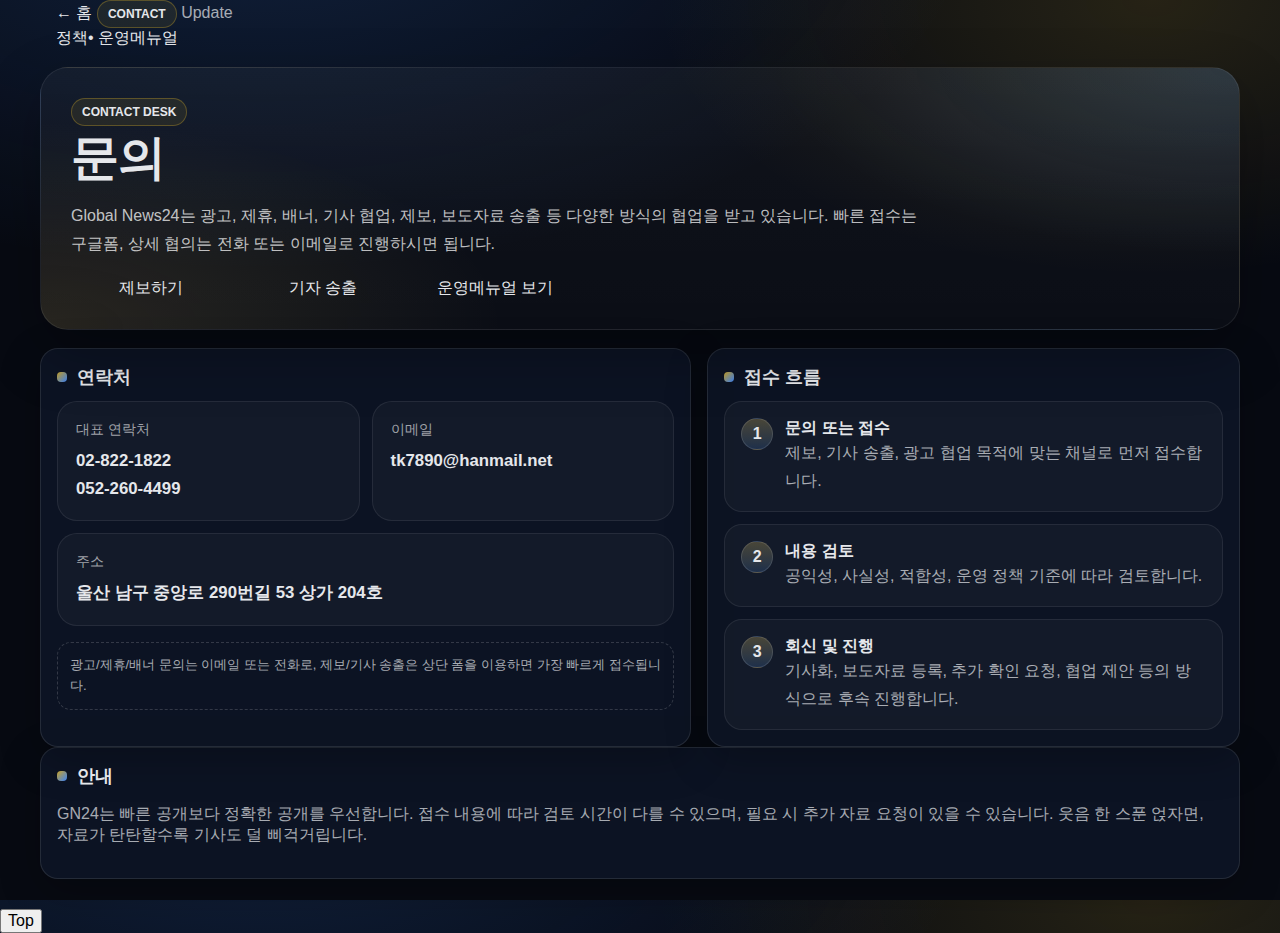
<file: pages/contact/index.html>
<!doctype html>
<html lang="ko">
<head>
  <meta charset="utf-8" />
  <meta name="viewport" content="width=device-width,initial-scale=1,viewport-fit=cover" />
  <title>문의 | Global News24</title>
  <meta name="description" content="Global News24 문의 페이지. 광고, 제휴, 배너, 기사 협업, 제보 및 보도자료 송출 안내." />
  <meta name="theme-color" content="#0b0f19" />
  <link rel="stylesheet" href="../../assets/css/style.css" />
  <style>
    .contact-hero{
      position:relative; overflow:hidden; border-radius:28px; padding:30px;
      border:1px solid rgba(255,255,255,.08);
      background:
        radial-gradient(800px 320px at 100% 0%, rgba(96,165,250,.16), transparent 58%),
        radial-gradient(800px 360px at 0% 100%, rgba(246,211,107,.12), transparent 58%),
        linear-gradient(180deg, rgba(255,255,255,.04), rgba(255,255,255,.02));
      box-shadow:0 24px 60px rgba(0,0,0,.26);
      margin-bottom:18px;
    }
    .contact-hero h1{
      margin:0; font-size:clamp(2rem,4.2vw,3rem); letter-spacing:-.03em;
    }
    .contact-hero p{
      margin:12px 0 0; color:rgba(255,255,255,.74); line-height:1.75; max-width:850px;
    }
    .hero-actions{
      display:flex; gap:12px; flex-wrap:wrap; margin-top:20px;
    }
    .hero-actions .btn{
      min-width:160px; text-align:center;
    }
    .contact-grid{
      display:grid; grid-template-columns:1.1fr .9fr; gap:16px;
    }
    .info-grid{
      display:grid; grid-template-columns:repeat(2,minmax(0,1fr)); gap:12px;
    }
    .info-box{
      border:1px solid rgba(255,255,255,.08); border-radius:20px; padding:18px;
      background:rgba(255,255,255,.03);
    }
    .info-label{
      color:rgba(255,255,255,.6); font-size:.88rem; margin-bottom:8px;
    }
    .info-value{
      font-size:1.05rem; font-weight:700; line-height:1.65;
      word-break:break-word;
    }
    .flow-list{
      display:grid; gap:12px;
    }
    .flow-step{
      display:flex; gap:12px; align-items:flex-start;
      border:1px solid rgba(255,255,255,.08); border-radius:18px;
      padding:16px; background:rgba(255,255,255,.03);
    }
    .flow-num{
      width:32px; height:32px; border-radius:50%;
      display:grid; place-items:center; font-weight:800;
      background:linear-gradient(180deg, rgba(246,211,107,.24), rgba(96,165,250,.16));
      border:1px solid rgba(255,255,255,.12); flex:0 0 auto;
    }
    .contact-note{
      line-height:1.75;
    }
    @media (max-width:900px){
      .contact-grid{grid-template-columns:1fr;}
      .info-grid{grid-template-columns:1fr;}
    }
    @media (max-width:640px){
      .contact-hero{padding:22px;}
    }
  </style>
</head>
<body>
  <div class="top-mini">
    <div class="wrap mini-row">
      <div class="mini-left">
        <a class="pill" href="../../">← 홈</a>
        <span class="badge">CONTACT</span>
        <span class="muted">Update <strong id="today"></strong></span>
      </div>
      <div class="mini-right">
        <a href="../policy/">정책</a><span class="dot">•</span>
        <a href="../manual/">운영메뉴얼</a>
      </div>
    </div>
  </div>

  <main class="wrap main">
    <section class="contact-hero">
      <div class="hero-kicker badge" style="display:inline-flex;">CONTACT DESK</div>
      <h1>문의</h1>
      <p>
        Global News24는 광고, 제휴, 배너, 기사 협업, 제보, 보도자료 송출 등 다양한 방식의 협업을 받고 있습니다.
        빠른 접수는 구글폼, 상세 협의는 전화 또는 이메일로 진행하시면 됩니다.
      </p>
      <div class="hero-actions">
        <a class="btn" href="https://forms.gle/n7nrskXQY5AQ7Yvt6" target="_blank" rel="noopener">제보하기</a>
        <a class="btn" href="https://forms.gle/CYitNRwT313NBgBo8" target="_blank" rel="noopener">기자 송출</a>
        <a class="btn" href="../manual/">운영메뉴얼 보기</a>
      </div>
    </section>

    <div class="contact-grid">
      <section class="card">
        <div class="section-head">
          <div class="section-title"><span class="bar"></span><h2>연락처</h2></div>
        </div>

        <div class="info-grid">
          <div class="info-box">
            <div class="info-label">대표 연락처</div>
            <div class="info-value">02-822-1822<br />052-260-4499</div>
          </div>
          <div class="info-box">
            <div class="info-label">이메일</div>
            <div class="info-value">tk7890@hanmail.net</div>
          </div>
          <div class="info-box" style="grid-column:1/-1;">
            <div class="info-label">주소</div>
            <div class="info-value">울산 남구 중앙로 290번길 53 상가 204호</div>
          </div>
        </div>

        <div class="note" style="margin-top:16px;">
          광고/제휴/배너 문의는 이메일 또는 전화로, 제보/기사 송출은 상단 폼을 이용하면 가장 빠르게 접수됩니다.
        </div>
      </section>

      <section class="card">
        <div class="section-head">
          <div class="section-title"><span class="bar"></span><h2>접수 흐름</h2></div>
        </div>

        <div class="flow-list">
          <div class="flow-step">
            <div class="flow-num">1</div>
            <div>
              <strong>문의 또는 접수</strong>
              <div class="muted contact-note">제보, 기사 송출, 광고 협업 목적에 맞는 채널로 먼저 접수합니다.</div>
            </div>
          </div>
          <div class="flow-step">
            <div class="flow-num">2</div>
            <div>
              <strong>내용 검토</strong>
              <div class="muted contact-note">공익성, 사실성, 적합성, 운영 정책 기준에 따라 검토합니다.</div>
            </div>
          </div>
          <div class="flow-step">
            <div class="flow-num">3</div>
            <div>
              <strong>회신 및 진행</strong>
              <div class="muted contact-note">기사화, 보도자료 등록, 추가 확인 요청, 협업 제안 등의 방식으로 후속 진행합니다.</div>
            </div>
          </div>
        </div>
      </section>
    </div>

    <section class="card">
      <div class="section-head">
        <div class="section-title"><span class="bar"></span><h2>안내</h2></div>
      </div>
      <p class="muted">
        GN24는 빠른 공개보다 정확한 공개를 우선합니다. 접수 내용에 따라 검토 시간이 다를 수 있으며,
        필요 시 추가 자료 요청이 있을 수 있습니다. 웃음 한 스푼 얹자면, 자료가 탄탄할수록 기사도 덜 삐걱거립니다.
      </p>
    </section>
  </main>

  <button id="toTop" class="to-top" type="button" aria-label="Top">Top</button>
  <script src="../../assets/js/app.js"></script>
</body>
</html>
</file>
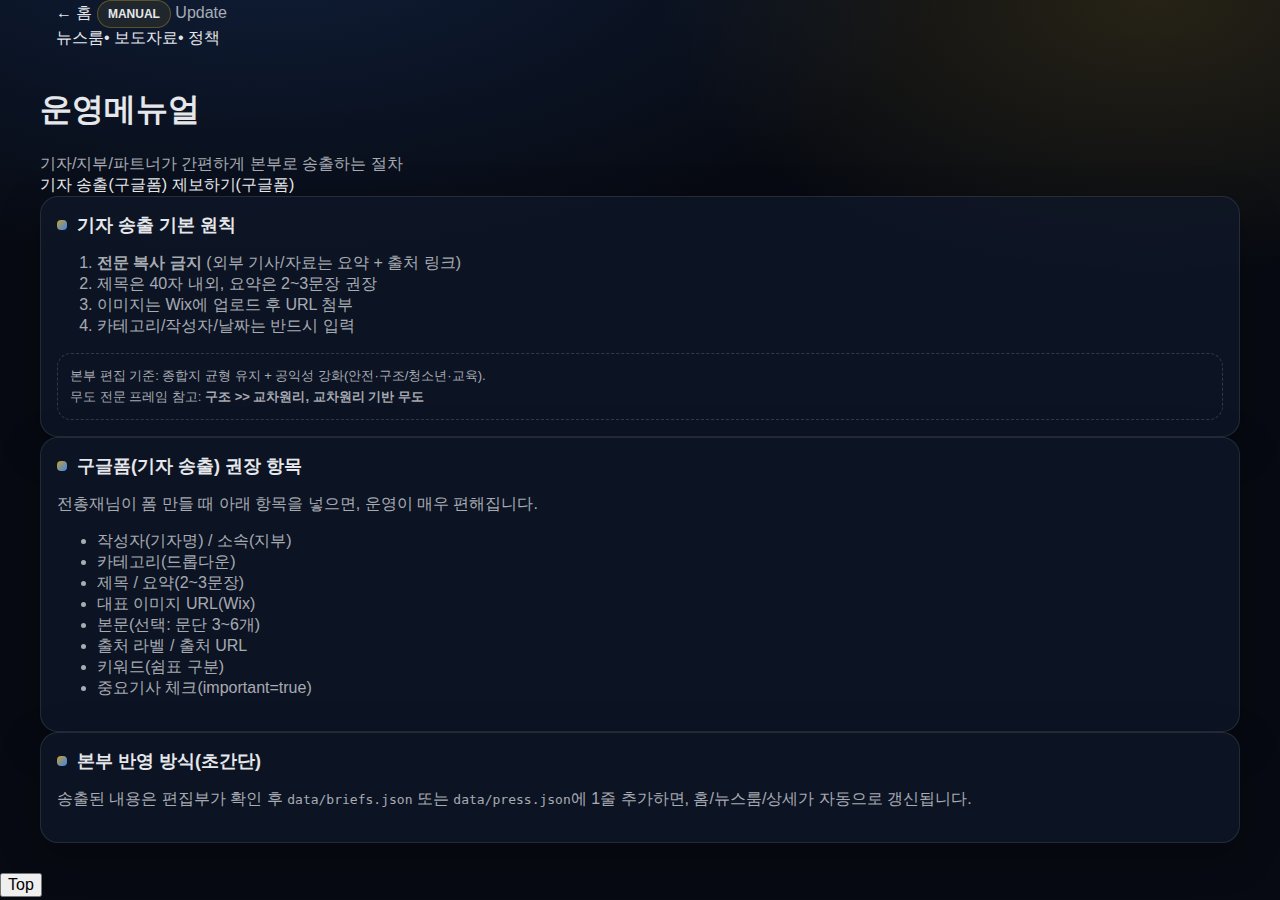
<file: pages/manual/index.html>
<!doctype html>
<html lang="ko">
<head>
  <meta charset="utf-8" />
  <meta name="viewport" content="width=device-width,initial-scale=1,viewport-fit=cover" />
  <title>운영메뉴얼 | Global News24</title>
  <meta name="theme-color" content="#0b0f19" />
  <link rel="stylesheet" href="../../assets/css/style.css" />
</head>
<body>
  <div class="top-mini">
    <div class="wrap mini-row">
      <div class="mini-left">
        <a class="pill" href="../../">← 홈</a>
        <span class="badge">MANUAL</span>
        <span class="muted">Update <strong id="today"></strong></span>
      </div>
      <div class="mini-right">
        <a href="../newsroom/">뉴스룸</a><span class="dot">•</span>
        <a href="../press/">보도자료</a><span class="dot">•</span>
        <a href="../policy/">정책</a>
      </div>
    </div>
  </div>

  <main class="wrap main">
    <div class="page-head">
      <div>
        <h1>운영메뉴얼</h1>
        <div class="muted">기자/지부/파트너가 간편하게 본부로 송출하는 절차</div>
      </div>
      <div class="filters">
        <a class="btn" href="https://forms.gle/PUT_YOUR_REPORTER_FORM" target="_blank" rel="noopener">기자 송출(구글폼)</a>
        <a class="btn btn-outline" href="https://forms.gle/PUT_YOUR_TIP_FORM" target="_blank" rel="noopener">제보하기(구글폼)</a>
      </div>
    </div>

    <section class="card">
      <div class="section-head">
        <div class="section-title"><span class="bar"></span><h2>기자 송출 기본 원칙</h2></div>
      </div>
      <ol class="muted">
        <li><strong>전문 복사 금지</strong> (외부 기사/자료는 요약 + 출처 링크)</li>
        <li>제목은 40자 내외, 요약은 2~3문장 권장</li>
        <li>이미지는 Wix에 업로드 후 URL 첨부</li>
        <li>카테고리/작성자/날짜는 반드시 입력</li>
      </ol>

      <div class="note">
        본부 편집 기준: 종합지 균형 유지 + 공익성 강화(안전·구조/청소년·교육).<br/>
        무도 전문 프레임 참고: <strong>구조 &gt;&gt; 교차원리, 교차원리 기반 무도</strong>
      </div>
    </section>

    <section class="card">
      <div class="section-head">
        <div class="section-title"><span class="bar"></span><h2>구글폼(기자 송출) 권장 항목</h2></div>
      </div>
      <p class="muted">전총재님이 폼 만들 때 아래 항목을 넣으면, 운영이 매우 편해집니다.</p>
      <ul class="muted">
        <li>작성자(기자명) / 소속(지부)</li>
        <li>카테고리(드롭다운)</li>
        <li>제목 / 요약(2~3문장)</li>
        <li>대표 이미지 URL(Wix)</li>
        <li>본문(선택: 문단 3~6개)</li>
        <li>출처 라벨 / 출처 URL</li>
        <li>키워드(쉼표 구분)</li>
        <li>중요기사 체크(important=true)</li>
      </ul>
    </section>

    <section class="card">
      <div class="section-head">
        <div class="section-title"><span class="bar"></span><h2>본부 반영 방식(초간단)</h2></div>
      </div>
      <p class="muted">
        송출된 내용은 편집부가 확인 후 <code>data/briefs.json</code> 또는 <code>data/press.json</code>에 1줄 추가하면,
        홈/뉴스룸/상세가 자동으로 갱신됩니다.
      </p>
    </section>
  </main>

  <button id="toTop" class="to-top" type="button" aria-label="Top">Top</button>
  <script src="../../assets/js/app.js"></script>
</body>
</html>
</file>
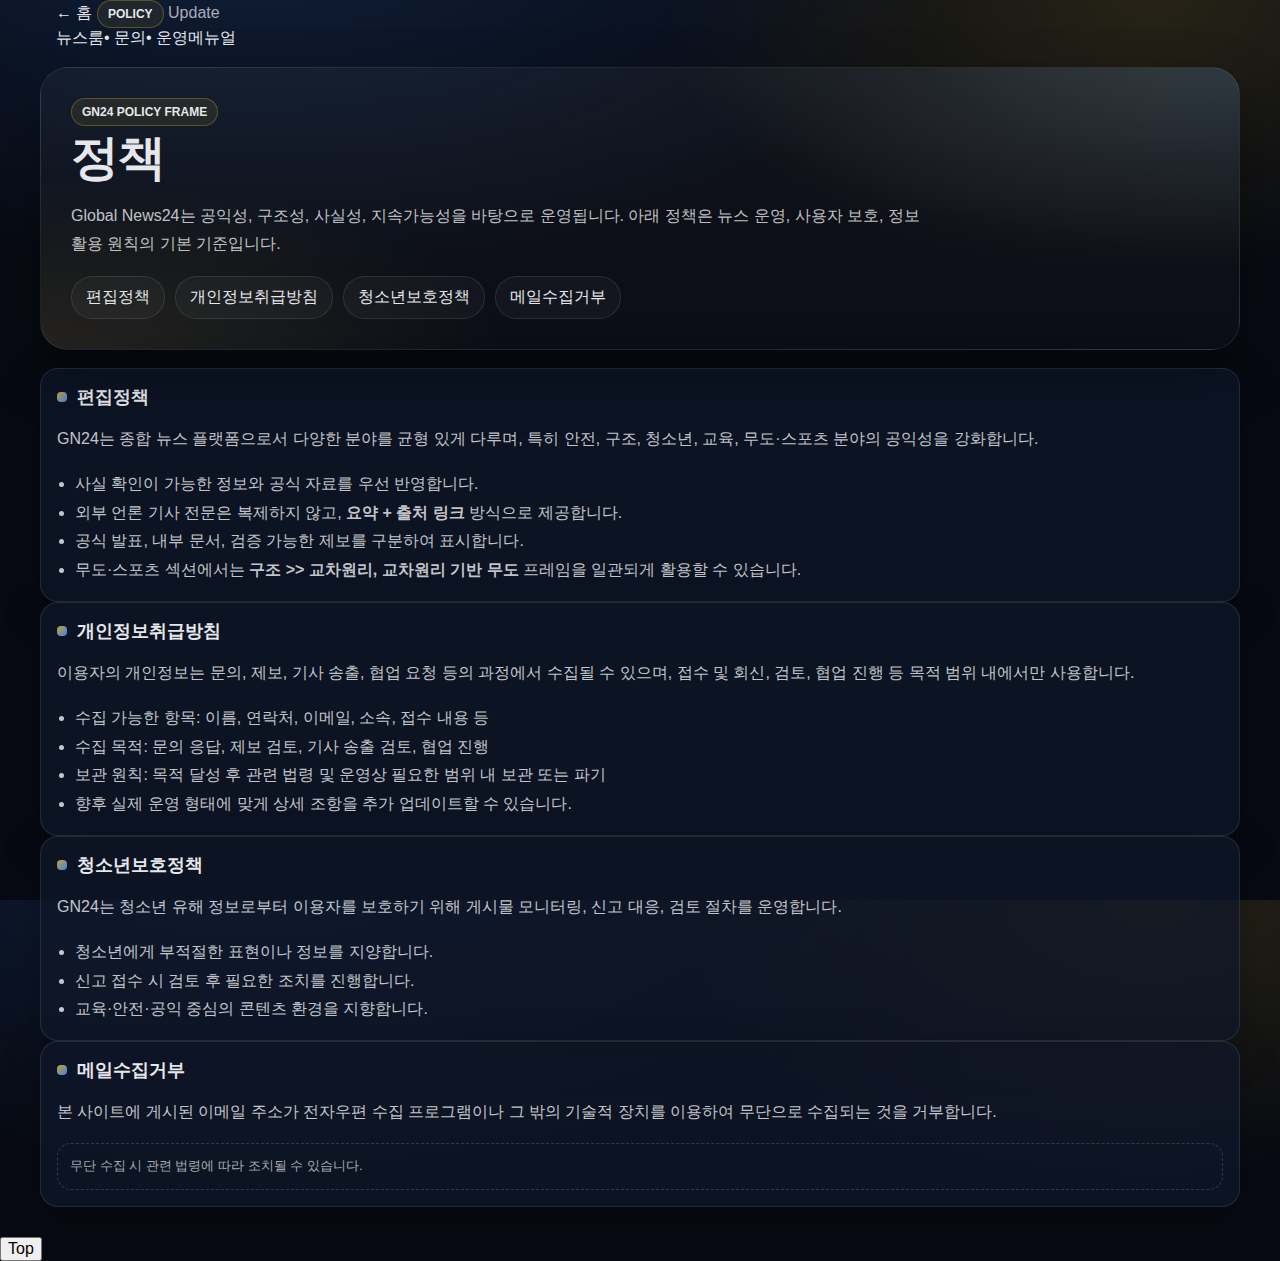
<file: pages/policy/index.html>
<!doctype html>
<html lang="ko">
<head>
  <meta charset="utf-8" />
  <meta name="viewport" content="width=device-width,initial-scale=1,viewport-fit=cover" />
  <title>정책 | Global News24</title>
  <meta name="description" content="Global News24 편집정책, 개인정보, 청소년보호정책, 메일수집거부 안내." />
  <meta name="theme-color" content="#0b0f19" />
  <link rel="stylesheet" href="../../assets/css/style.css" />
  <style>
    .policy-hero{
      position:relative; overflow:hidden; margin-bottom:18px; border-radius:28px; padding:30px;
      border:1px solid rgba(255,255,255,.08);
      background:
        radial-gradient(900px 320px at 100% 0%, rgba(96,165,250,.16), transparent 58%),
        radial-gradient(800px 300px at 0% 100%, rgba(246,211,107,.10), transparent 58%),
        linear-gradient(180deg, rgba(255,255,255,.04), rgba(255,255,255,.02));
      box-shadow:0 24px 60px rgba(0,0,0,.28);
    }
    .policy-hero h1{
      margin:0; font-size:clamp(2rem,4.2vw,3rem); letter-spacing:-.03em;
    }
    .policy-hero p{
      margin:12px 0 0; color:rgba(255,255,255,.74); line-height:1.75; max-width:860px;
    }
    .policy-nav{
      display:flex; gap:10px; flex-wrap:wrap; margin-top:18px;
    }
    .policy-nav a{
      padding:10px 14px; border-radius:999px; text-decoration:none;
      border:1px solid rgba(255,255,255,.1); background:rgba(255,255,255,.03);
    }
    .policy-card{
      scroll-margin-top:90px;
    }
    .policy-card p, .policy-card li{
      color:rgba(255,255,255,.76); line-height:1.8;
    }
    .policy-card ul{
      margin:10px 0 0; padding-left:18px;
    }
  </style>
</head>
<body>
  <div class="top-mini">
    <div class="wrap mini-row">
      <div class="mini-left">
        <a class="pill" href="../../">← 홈</a>
        <span class="badge">POLICY</span>
        <span class="muted">Update <strong id="today"></strong></span>
      </div>
      <div class="mini-right">
        <a href="../newsroom/">뉴스룸</a><span class="dot">•</span>
        <a href="../contact/">문의</a><span class="dot">•</span>
        <a href="../manual/">운영메뉴얼</a>
      </div>
    </div>
  </div>

  <main class="wrap main">
    <section class="policy-hero">
      <div class="badge" style="display:inline-flex;">GN24 POLICY FRAME</div>
      <h1>정책</h1>
      <p>
        Global News24는 공익성, 구조성, 사실성, 지속가능성을 바탕으로 운영됩니다.
        아래 정책은 뉴스 운영, 사용자 보호, 정보 활용 원칙의 기본 기준입니다.
      </p>
      <div class="policy-nav">
        <a href="#editorial">편집정책</a>
        <a href="#privacy">개인정보취급방침</a>
        <a href="#youth">청소년보호정책</a>
        <a href="#mail">메일수집거부</a>
      </div>
    </section>

    <section class="card policy-card" id="editorial">
      <div class="section-head">
        <div class="section-title"><span class="bar"></span><h2>편집정책</h2></div>
      </div>
      <p>
        GN24는 종합 뉴스 플랫폼으로서 다양한 분야를 균형 있게 다루며,
        특히 안전, 구조, 청소년, 교육, 무도·스포츠 분야의 공익성을 강화합니다.
      </p>
      <ul>
        <li>사실 확인이 가능한 정보와 공식 자료를 우선 반영합니다.</li>
        <li>외부 언론 기사 전문은 복제하지 않고, <strong>요약 + 출처 링크</strong> 방식으로 제공합니다.</li>
        <li>공식 발표, 내부 문서, 검증 가능한 제보를 구분하여 표시합니다.</li>
        <li>무도·스포츠 섹션에서는 <strong>구조 &gt;&gt; 교차원리, 교차원리 기반 무도</strong> 프레임을 일관되게 활용할 수 있습니다.</li>
      </ul>
    </section>

    <section class="card policy-card" id="privacy">
      <div class="section-head">
        <div class="section-title"><span class="bar"></span><h2>개인정보취급방침</h2></div>
      </div>
      <p>
        이용자의 개인정보는 문의, 제보, 기사 송출, 협업 요청 등의 과정에서 수집될 수 있으며,
        접수 및 회신, 검토, 협업 진행 등 목적 범위 내에서만 사용합니다.
      </p>
      <ul>
        <li>수집 가능한 항목: 이름, 연락처, 이메일, 소속, 접수 내용 등</li>
        <li>수집 목적: 문의 응답, 제보 검토, 기사 송출 검토, 협업 진행</li>
        <li>보관 원칙: 목적 달성 후 관련 법령 및 운영상 필요한 범위 내 보관 또는 파기</li>
        <li>향후 실제 운영 형태에 맞게 상세 조항을 추가 업데이트할 수 있습니다.</li>
      </ul>
    </section>

    <section class="card policy-card" id="youth">
      <div class="section-head">
        <div class="section-title"><span class="bar"></span><h2>청소년보호정책</h2></div>
      </div>
      <p>
        GN24는 청소년 유해 정보로부터 이용자를 보호하기 위해 게시물 모니터링, 신고 대응, 검토 절차를 운영합니다.
      </p>
      <ul>
        <li>청소년에게 부적절한 표현이나 정보를 지양합니다.</li>
        <li>신고 접수 시 검토 후 필요한 조치를 진행합니다.</li>
        <li>교육·안전·공익 중심의 콘텐츠 환경을 지향합니다.</li>
      </ul>
    </section>

    <section class="card policy-card" id="mail">
      <div class="section-head">
        <div class="section-title"><span class="bar"></span><h2>메일수집거부</h2></div>
      </div>
      <p>
        본 사이트에 게시된 이메일 주소가 전자우편 수집 프로그램이나 그 밖의 기술적 장치를 이용하여
        무단으로 수집되는 것을 거부합니다.
      </p>
      <div class="note">
        무단 수집 시 관련 법령에 따라 조치될 수 있습니다.
      </div>
    </section>
  </main>

  <button id="toTop" class="to-top" type="button" aria-label="Top">Top</button>
  <script src="../../assets/js/app.js"></script>
</body>
</html>
</file>
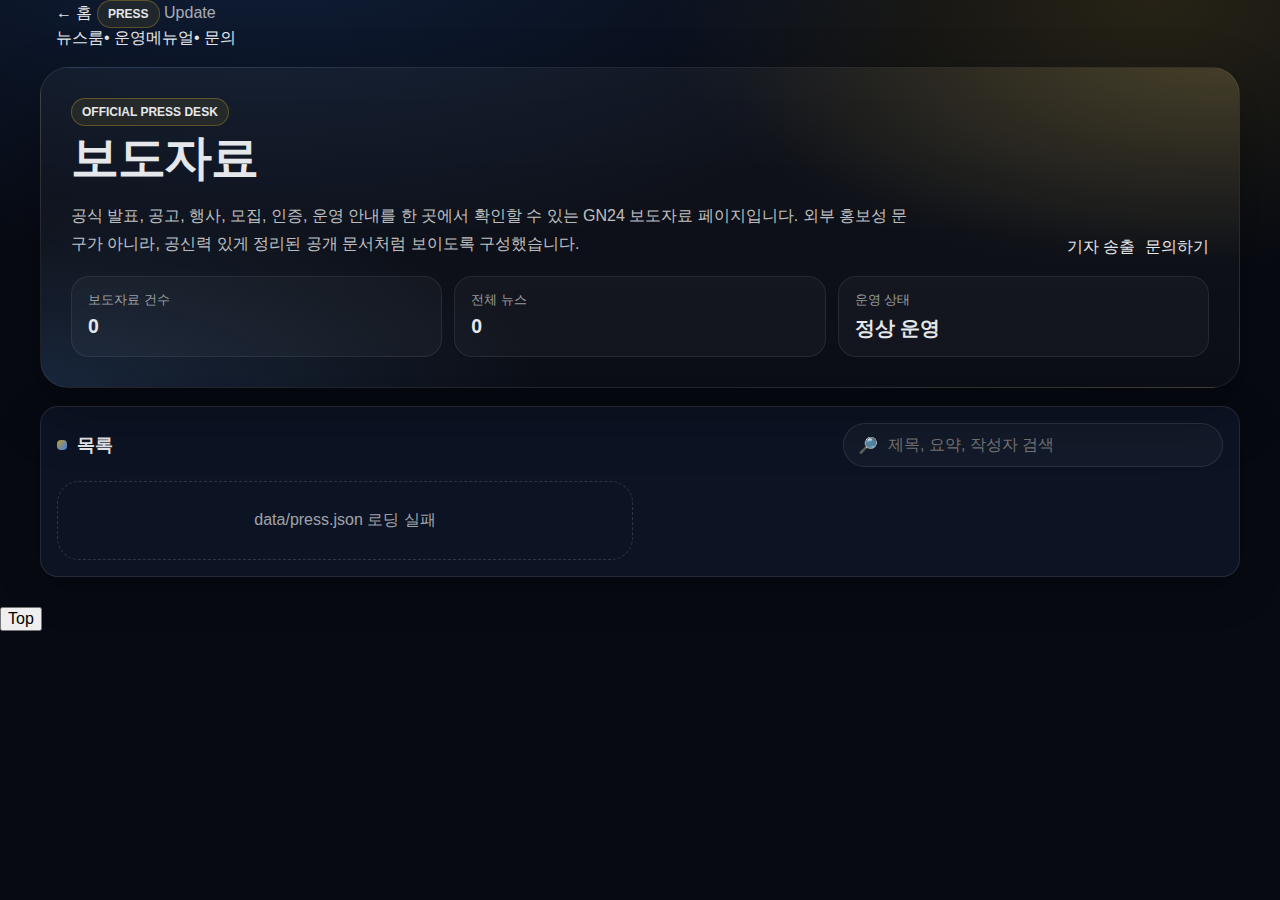
<file: pages/press/index.html>
<!doctype html>
<html lang="ko">
<head>
  <meta charset="utf-8" />
  <meta name="viewport" content="width=device-width,initial-scale=1,viewport-fit=cover" />
  <title>보도자료 | Global News24</title>
  <meta name="description" content="Global News24 보도자료. 공식 발표, 공고, 행사, 모집, 인증 안내를 확인하세요." />
  <meta name="theme-color" content="#0b0f19" />
  <link rel="stylesheet" href="../../assets/css/style.css" />
  <style>
    .press-hero{
      position:relative; overflow:hidden; margin-bottom:18px; border-radius:28px; padding:30px;
      border:1px solid rgba(255,255,255,.08);
      background:
        radial-gradient(900px 340px at 100% 0%, rgba(246,211,107,.14), transparent 56%),
        radial-gradient(900px 340px at 0% 100%, rgba(96,165,250,.16), transparent 56%),
        linear-gradient(180deg, rgba(255,255,255,.04), rgba(255,255,255,.02));
      box-shadow:0 24px 60px rgba(0,0,0,.28);
    }
    .press-hero h1{
      margin:0; font-size:clamp(2rem,4.2vw,3rem); letter-spacing:-.03em;
    }
    .press-hero p{
      margin:12px 0 0; color:rgba(255,255,255,.74); line-height:1.75; max-width:840px;
    }
    .press-hero-row{
      display:flex; gap:14px; flex-wrap:wrap; align-items:flex-end; justify-content:space-between;
    }
    .press-stats{
      display:grid; grid-template-columns:repeat(3,minmax(0,1fr)); gap:12px; margin-top:18px;
    }
    .press-stat{
      border:1px solid rgba(255,255,255,.08); border-radius:18px; padding:14px 16px; background:rgba(255,255,255,.03);
    }
    .press-stat .k{color:rgba(255,255,255,.58); font-size:.82rem;}
    .press-stat .v{margin-top:6px; font-size:1.22rem; font-weight:800;}
    .press-tools{
      display:flex; gap:10px; flex-wrap:wrap; align-items:center; justify-content:space-between; margin-bottom:14px;
    }
    .search-box{
      width:min(380px,100%);
      display:flex; align-items:center; gap:8px;
      border:1px solid rgba(255,255,255,.1); border-radius:999px;
      background:rgba(255,255,255,.03); padding:0 14px;
    }
    .search-box input{
      width:100%; height:42px; background:transparent; border:0; outline:none; color:inherit;
    }
    .press-grid{
      display:grid; grid-template-columns:repeat(2,minmax(0,1fr)); gap:14px;
    }
    .press-item{
      display:block; border:1px solid rgba(255,255,255,.08); border-radius:22px; overflow:hidden;
      background:rgba(255,255,255,.03); transition:transform .18s ease, border-color .18s ease, box-shadow .18s ease;
    }
    .press-item:hover{
      transform:translateY(-3px);
      border-color:rgba(246,211,107,.28);
      box-shadow:0 16px 40px rgba(0,0,0,.22);
    }
    .press-thumb{
      aspect-ratio:16/8; background:#101726 center/cover no-repeat;
      border-bottom:1px solid rgba(255,255,255,.06);
    }
    .press-body{padding:18px;}
    .press-title{margin:0 0 10px; font-size:1.08rem; line-height:1.5;}
    .press-meta{
      display:flex; gap:8px; flex-wrap:wrap; margin-bottom:10px;
      color:rgba(255,255,255,.64); font-size:.88rem;
    }
    .press-meta span{
      padding:6px 10px; border-radius:999px; background:rgba(255,255,255,.04); border:1px solid rgba(255,255,255,.06);
    }
    .press-sum{color:rgba(255,255,255,.72); line-height:1.7;}
    .empty-box{
      border:1px dashed rgba(255,255,255,.14); border-radius:22px; padding:28px; text-align:center;
      color:rgba(255,255,255,.62);
    }
    @media (max-width:960px){
      .press-grid{grid-template-columns:1fr;}
      .press-stats{grid-template-columns:1fr 1fr 1fr;}
    }
    @media (max-width:720px){
      .press-stats{grid-template-columns:1fr;}
      .press-hero{padding:22px;}
      .search-box{width:100%;}
    }
  </style>
</head>
<body>
  <div class="top-mini">
    <div class="wrap mini-row">
      <div class="mini-left">
        <a class="pill" href="../../">← 홈</a>
        <span class="badge">PRESS</span>
        <span class="muted">Update <strong id="today"></strong></span>
      </div>
      <div class="mini-right">
        <a href="../newsroom/">뉴스룸</a><span class="dot">•</span>
        <a href="../manual/">운영메뉴얼</a><span class="dot">•</span>
        <a href="../contact/">문의</a>
      </div>
    </div>
  </div>

  <main class="wrap main">
    <section class="press-hero">
      <div class="press-hero-row">
        <div>
          <div class="badge" style="display:inline-flex;">OFFICIAL PRESS DESK</div>
          <h1>보도자료</h1>
          <p>
            공식 발표, 공고, 행사, 모집, 인증, 운영 안내를 한 곳에서 확인할 수 있는 GN24 보도자료 페이지입니다.
            외부 홍보성 문구가 아니라, 공신력 있게 정리된 공개 문서처럼 보이도록 구성했습니다.
          </p>
        </div>
        <div class="hero-actions" style="display:flex; gap:10px; flex-wrap:wrap;">
          <a class="btn" href="https://forms.gle/CYitNRwT313NBgBo8" target="_blank" rel="noopener">기자 송출</a>
          <a class="btn" href="../contact/">문의하기</a>
        </div>
      </div>

      <div class="press-stats">
        <div class="press-stat">
          <div class="k">보도자료 건수</div>
          <div class="v" id="pressCount">0</div>
        </div>
        <div class="press-stat">
          <div class="k">전체 뉴스</div>
          <div class="v" id="newsCount">0</div>
        </div>
        <div class="press-stat">
          <div class="k">운영 상태</div>
          <div class="v">정상 운영</div>
        </div>
      </div>
    </section>

    <section class="card">
      <div class="press-tools">
        <div class="section-title" style="margin:0;">
          <span class="bar"></span><h2>목록</h2>
        </div>
        <label class="search-box" aria-label="보도자료 검색">
          <span>🔎</span>
          <input id="searchInput" type="search" placeholder="제목, 요약, 작성자 검색" />
        </label>
      </div>

      <div id="list" class="press-grid"></div>
    </section>
  </main>

  <button id="toTop" class="to-top" type="button" aria-label="Top">Top</button>

  <script src="../../assets/js/app.js"></script>
  <script src="../../assets/js/popularity.js"></script>
  <script>
    (async ()=>{
      const list = document.querySelector('#list');
      const input = document.querySelector('#searchInput');
      let pressData = [];

      function escapeHtml(s=''){
        return GN24?.escape ? GN24.escape(s) : String(s).replace(/[&<>"']/g, m => ({
          '&':'&amp;','<':'&lt;','>':'&gt;','"':'&quot;',"'":'&#39;'
        }[m]));
      }

      function fmtDate(v=''){
        return GN24?.formatDate ? GN24.formatDate(v) : v;
      }

      function render(items){
        if(!items.length){
          list.innerHTML = `<div class="empty-box">검색 결과가 없습니다.</div>`;
          return;
        }

        list.innerHTML = items.map(x=>{
          const url = `../article/?id=${encodeURIComponent(x.id)}`;
          return `
            <a class="press-item" href="${url}" data-id="${escapeHtml(x.id)}" data-title="${escapeHtml(x.title)}" data-cat="보도자료">
              <div class="press-thumb" style="background-image:url('${x.image || ''}')"></div>
              <div class="press-body">
                <h3 class="press-title">${escapeHtml(x.title)}</h3>
                <div class="press-meta">
                  <span>보도자료</span>
                  <span>${escapeHtml(fmtDate(x.date) || '')}</span>
                  <span>${escapeHtml(x.author ? `기자 ${x.author}` : '편집부')}</span>
                </div>
                <div class="press-sum">${escapeHtml(x.summary || '')}</div>
              </div>
            </a>
          `;
        }).join('');
      }

      function filterAndRender(){
        const q = (input.value || '').trim().toLowerCase();
        if(!q){
          render(pressData);
          return;
        }
        const filtered = pressData.filter(x => {
          const text = [
            x.title, x.summary, x.author, x.category, ...(x.tags || [])
          ].join(' ').toLowerCase();
          return text.includes(q);
        });
        render(filtered);
      }

      async function fetchCount(path, key){
        try{
          const d = await GN24.fetchJSON(path);
          if(Array.isArray(d)) return d.length;
          if(Array.isArray(d?.[key])) return d[key].length;
          return 0;
        }catch{ return 0; }
      }

      try{
        const [press, newsCount] = await Promise.all([
          GN24.fetchJSON('../../data/press.json'),
          fetchCount('../../data/news.json', 'news')
        ]);

        pressData = Array.isArray(press) ? press : [];
        pressData.sort((a,b)=>(b.date||'').localeCompare(a.date||''));

        document.querySelector('#pressCount').textContent = pressData.length;
        document.querySelector('#newsCount').textContent = newsCount;

        render(pressData);

        input.addEventListener('input', filterAndRender);

        list.addEventListener('click',(e)=>{
          const a = e.target.closest('a[data-id]');
          if(!a) return;
          GN24.popularity?.bump(a.dataset.id, a.dataset.title, '보도자료');
        });
      }catch(e){
        console.error(e);
        list.innerHTML = `<div class="empty-box">data/press.json 로딩 실패</div>`;
      }
    })();
  </script>
</body>
</html>
</file>
<file: assets/css/style.css>
:root{
  --bg:#070a12;
  --panel:#0b1020;
  --card:#0f172a;
  --line:rgba(255,255,255,.10);
  --text:#e5e7eb;
  --muted:rgba(229,231,235,.72);
  --gold:#c9a227;
  --blue:#3b82f6;
  --chip:rgba(255,255,255,.06);
  --chipLine:rgba(255,255,255,.12);
  --softGold:rgba(201,162,39,.10);
  --softBlue:rgba(59,130,246,.10);
  --shadow:0 12px 40px rgba(0,0,0,.25);
}

*{box-sizing:border-box}
html,body{height:100%}
body{
  margin:0;
  background:
    radial-gradient(1200px 600px at 20% -10%, rgba(59,130,246,.18), transparent 60%),
    radial-gradient(900px 500px at 90% 0%, rgba(201,162,39,.16), transparent 55%),
    var(--bg);
  color:var(--text);
  font-family:-apple-system,BlinkMacSystemFont,"Segoe UI",Roboto,"Noto Sans KR",sans-serif;
}
a{color:inherit;text-decoration:none}
img{max-width:100%;display:block}
button,input{font:inherit}
.wrap{max-width:1200px;margin:0 auto;padding:0 16px}
.muted{color:var(--muted)}

/* ===== 헤더 ===== */
.site-header{
  position:sticky;
  top:0;
  z-index:50;
  background:rgba(7,10,18,.78);
  backdrop-filter:blur(10px);
  border-bottom:1px solid var(--line);
}
.header-wrap{
  display:flex;
  align-items:center;
  justify-content:space-between;
  gap:12px;
  padding:12px 0;
}
.brand{
  display:flex;
  align-items:center;
  gap:12px;
  min-width:0;
}
.brand-logo{
  width:42px;
  height:42px;
  border-radius:12px;
  object-fit:cover;
  box-shadow:0 0 0 1px var(--line);
  flex:0 0 auto;
}
.brand-txt{min-width:0}
.brand-title{
  font-weight:900;
  font-size:20px;
  line-height:1.1;
}
.brand-meta{
  margin-top:6px;
  display:flex;
  align-items:center;
  gap:8px;
  color:var(--muted);
  font-size:12px;
  flex-wrap:wrap;
}
.meta-badge{
  padding:6px 10px;
  border-radius:999px;
  border:1px solid var(--chipLine);
  background:var(--chip);
  color:var(--text);
  font-weight:800;
  font-size:12px;
}
.meta-dot{opacity:.7}
.meta-update strong{
  color:var(--text);
  font-weight:900;
}
.brand-sub{
  margin-top:6px;
  font-size:12px;
  color:var(--muted);
  white-space:nowrap;
  overflow:hidden;
  text-overflow:ellipsis;
}

.tools{
  display:flex;
  align-items:center;
  gap:10px;
}
.search{
  display:flex;
  align-items:center;
  gap:8px;
  padding:8px 10px;
  border-radius:999px;
  background:var(--chip);
  border:1px solid var(--chipLine);
}
.search input{
  width:260px;
  max-width:32vw;
  border:0;
  outline:0;
  background:transparent;
  color:var(--text);
  font-size:14px;
}
.search input::placeholder{color:rgba(229,231,235,.55)}
.search button{
  border:0;
  background:transparent;
  color:var(--text);
  cursor:pointer;
  font-size:16px;
}
.hamburger{
  width:44px;
  height:44px;
  border-radius:12px;
  border:1px solid var(--chipLine);
  background:var(--chip);
  color:var(--text);
  cursor:pointer;
  font-size:18px;
}

/* 보조 패널 */
.menu-panel{
  border-top:1px solid var(--line);
  background:rgba(11,16,32,.78);
  backdrop-filter:blur(10px);
}
.menu-panel-inner{
  display:flex;
  flex-wrap:wrap;
  gap:10px;
  padding:12px 0;
}
.mp{
  display:inline-flex;
  align-items:center;
  justify-content:center;
  padding:10px 12px;
  border-radius:999px;
  border:1px solid var(--chipLine);
  background:rgba(255,255,255,.04);
  font-size:13px;
  font-weight:800;
}
.mp:hover{border-color:rgba(59,130,246,.35)}
.mp-strong{border-color:rgba(201,162,39,.35)}
.mp-sep{flex-basis:100%;height:0}

/* ===== 카테고리 ===== */
.nav{border-top:1px solid var(--line)}
.nav-inner{
  display:flex;
  gap:10px;
  padding:12px 0;
  flex-wrap:wrap;
}
.nav-link{
  display:inline-flex;
  align-items:center;
  justify-content:center;
  padding:10px 14px;
  border-radius:999px;
  border:1px solid var(--chipLine);
  background:rgba(255,255,255,.04);
  font-weight:900;
  font-size:13px;
  white-space:nowrap;
}
.nav-link:hover{border-color:rgba(59,130,246,.35)}
.nav-strong{
  border-color:rgba(201,162,39,.38);
  box-shadow:0 0 0 1px rgba(201,162,39,.12) inset;
}

/* ===== 본문 ===== */
.main{padding:18px 0 30px}
.grid{
  display:grid;
  grid-template-columns:1fr 360px;
  gap:16px;
}
.card{
  background:rgba(15,23,42,.72);
  border:1px solid var(--line);
  border-radius:18px;
  box-shadow:var(--shadow);
  padding:16px;
}
.section-head{
  display:flex;
  align-items:center;
  justify-content:space-between;
  gap:10px;
  margin-bottom:12px;
}
.section-title{
  display:flex;
  align-items:center;
  gap:10px;
}
.section-title h2{
  margin:0;
  font-size:18px;
}
.bar{
  width:10px;
  height:10px;
  border-radius:4px;
  background:linear-gradient(135deg,var(--gold),var(--blue));
}
.more{
  color:var(--muted);
  font-weight:900;
  font-size:13px;
}
.more:hover{color:var(--text)}

.note{
  margin-top:12px;
  padding:12px;
  border-radius:14px;
  border:1px dashed rgba(255,255,255,.16);
  color:var(--muted);
  font-size:13px;
  line-height:1.6;
}

/* ===== 상단 인트로 ===== */
.hero-intro{
  display:grid;
  grid-template-columns:1.3fr .8fr;
  gap:18px;
  margin-bottom:16px;
  padding:22px;
}
.eyebrow{
  display:inline-flex;
  align-items:center;
  padding:6px 10px;
  border-radius:999px;
  border:1px solid rgba(201,162,39,.28);
  background:rgba(201,162,39,.10);
  color:#f6e3a6;
  font-size:12px;
  font-weight:900;
  letter-spacing:.4px;
}
.hero-intro-copy h1{
  margin:12px 0 12px;
  font-size:34px;
  line-height:1.2;
}
.hero-intro-copy p{
  margin:0;
  color:var(--muted);
  line-height:1.7;
  font-size:15px;
}
.hero-intro-actions{
  display:flex;
  gap:10px;
  flex-wrap:wrap;
  margin-top:18px;
}
.cta{
  display:inline-flex;
  align-items:center;
  justify-content:center;
  padding:12px 16px;
  border-radius:14px;
  font-weight:900;
  border:1px solid transparent;
}
.cta.primary{
  background:linear-gradient(135deg, rgba(59,130,246,.22), rgba(59,130,246,.12));
  border-color:rgba(59,130,246,.26);
}
.cta.secondary{
  background:rgba(255,255,255,.04);
  border-color:rgba(255,255,255,.12);
}
.hero-intro-panel{
  display:grid;
  gap:12px;
}
.mini-stat{
  padding:14px 16px;
  border-radius:16px;
  border:1px solid var(--line);
  background:
    linear-gradient(180deg, rgba(255,255,255,.05), rgba(255,255,255,.03));
}
.mini-stat-label{
  display:block;
  margin-bottom:8px;
  color:var(--muted);
  font-size:12px;
  font-weight:800;
}
.mini-stat strong{
  font-size:15px;
  line-height:1.5;
}

/* ===== 헤드라인 ===== */
.headline-top{
  display:flex;
  align-items:center;
  justify-content:space-between;
  margin-bottom:12px;
}
.headline-controls{
  display:flex;
  gap:8px;
}
.btn-ghost{
  width:40px;
  height:40px;
  border-radius:12px;
  border:1px solid var(--chipLine);
  background:rgba(255,255,255,.04);
  color:var(--text);
  cursor:pointer;
  font-size:18px;
}
.btn-ghost:hover{
  border-color:rgba(59,130,246,.35);
}
.hero{
  display:grid;
  grid-template-columns:1fr;
  gap:12px;
}
.hero-img{
  width:100%;
  height:240px;
  border-radius:14px;
  border:1px solid var(--line);
  background:rgba(255,255,255,.05);
  background-size:cover;
  background-position:center;
}
.placeholder{
  background:
    linear-gradient(135deg, rgba(59,130,246,.10), rgba(201,162,39,.08)),
    repeating-linear-gradient(
      45deg,
      rgba(255,255,255,.02),
      rgba(255,255,255,.02) 12px,
      rgba(255,255,255,.05) 12px,
      rgba(255,255,255,.05) 24px
    );
}
.hero-meta{
  display:flex;
  align-items:center;
  gap:10px;
  flex-wrap:wrap;
}
.badge{
  display:inline-flex;
  align-items:center;
  justify-content:center;
  padding:6px 10px;
  border-radius:999px;
  border:1px solid rgba(201,162,39,.35);
  background:rgba(201,162,39,.10);
  font-weight:900;
  font-size:12px;
}
.hero h3{
  margin:0;
  font-size:22px;
  line-height:1.3;
}
.hero-body p{
  margin:8px 0 0;
  line-height:1.65;
}
.hero-cta{
  margin-top:8px;
  color:rgba(59,130,246,.95);
  font-weight:900;
}
.ticker{
  margin-top:12px;
  padding-top:12px;
  border-top:1px solid var(--line);
  font-size:13px;
  line-height:1.6;
}

/* ===== 카테고리 카드 ===== */
.category-grid{
  display:grid;
  grid-template-columns:repeat(4, minmax(0,1fr));
  gap:12px;
}
.cat-card{
  display:flex;
  flex-direction:column;
  gap:8px;
  min-height:112px;
  padding:16px;
  border-radius:16px;
  border:1px solid var(--line);
  background:
    linear-gradient(180deg, rgba(255,255,255,.05), rgba(255,255,255,.03));
  transition:transform .18s ease, border-color .18s ease;
}
.cat-card:hover{
  transform:translateY(-2px);
  border-color:rgba(59,130,246,.32);
}
.cat-name{
  font-size:16px;
  font-weight:900;
}
.cat-desc{
  color:var(--muted);
  font-size:13px;
  line-height:1.55;
}

/* ===== 최신 브리핑 ===== */
.list{
  display:flex;
  flex-direction:column;
  gap:12px;
}
.brief-item{
  border:1px solid var(--line);
  border-radius:16px;
  background:rgba(255,255,255,.03);
}
.brief-link{
  display:grid;
  grid-template-columns:132px 1fr;
  gap:12px;
  padding:12px;
}
.brief-thumb{
  min-height:96px;
  border-radius:12px;
  border:1px solid var(--line);
  background-size:cover;
  background-position:center;
}
.brief-body{
  min-width:0;
}
.brief-meta{
  display:flex;
  gap:10px;
  align-items:center;
  flex-wrap:wrap;
}
.brief-title{
  margin:8px 0 6px;
  font-size:17px;
  line-height:1.35;
}
.brief-summary{
  margin:0;
  color:var(--muted);
  font-size:14px;
  line-height:1.65;
}

/* ===== 운영 방향 ===== */
.focus-grid{
  display:grid;
  grid-template-columns:repeat(2, minmax(0,1fr));
  gap:12px;
}
.focus-card{
  padding:16px;
  border-radius:16px;
  border:1px solid var(--line);
  background:rgba(255,255,255,.03);
}
.focus-card h3{
  margin:0 0 8px;
  font-size:17px;
}
.focus-card p{
  margin:0;
  color:var(--muted);
  line-height:1.65;
  font-size:14px;
}

/* ===== 사이드 ===== */
.rank{
  margin:0;
  padding-left:18px;
  display:flex;
  flex-direction:column;
  gap:10px;
}
.rank li{
  line-height:1.55;
}
.rank a:hover{
  color:rgba(201,162,39,.95);
}
.quick{
  display:grid;
  grid-template-columns:1fr 1fr;
  gap:10px;
}
.qbtn{
  display:flex;
  align-items:center;
  justify-content:center;
  text-align:center;
  padding:12px 10px;
  border-radius:14px;
  border:1px solid rgba(59,130,246,.25);
  background:rgba(59,130,246,.10);
  font-weight:900;
}
.qbtn.ghost{
  border-color:rgba(255,255,255,.14);
  background:rgba(255,255,255,.04);
}
.qbtn:hover{
  filter:brightness(1.05);
}
.side-list{
  display:flex;
  flex-direction:column;
  gap:10px;
}
.side-item{
  padding:12px 14px;
  border-radius:14px;
  border:1px solid var(--line);
  background:rgba(255,255,255,.03);
  font-weight:800;
  color:var(--muted);
}

/* ===== 플로팅 ===== */
.floating{
  position:fixed;
  right:16px;
  bottom:16px;
  display:flex;
  flex-direction:column;
  gap:10px;
  z-index:60;
}
.float-btn{
  border:1px solid rgba(255,255,255,.12);
  background:rgba(15,23,42,.75);
  backdrop-filter:blur(10px);
  color:var(--text);
  border-radius:999px;
  padding:12px 14px;
  font-weight:900;
  cursor:pointer;
}
.float-btn.tip{border-color:rgba(225,29,72,.30)}
.float-btn.report{border-color:rgba(37,99,235,.30)}
.float-btn.top{border-color:rgba(201,162,39,.28)}

/* ===== 푸터 ===== */
.footer{
  margin-top:34px;
  border-top:1px solid var(--line);
  padding:22px 0 38px;
  background:rgba(7,10,18,.65);
}
.foot{
  display:flex;
  flex-direction:column;
  gap:12px;
}
.foot-links{
  display:flex;
  flex-wrap:wrap;
  gap:12px;
}
.foot-links a{
  color:var(--muted);
  font-weight:800;
}
.foot-links a:hover{color:var(--text)}
.foot-meta{
  color:rgba(229,231,235,.60);
  font-size:12px;
  line-height:1.7;
}

/* ===== 반응형 ===== */
@media (max-width: 1080px){
  .category-grid{
    grid-template-columns:repeat(2, minmax(0,1fr));
  }
}

@media (max-width: 860px){
  .grid{grid-template-columns:1fr}

  .header-wrap{
    flex-direction:column;
    align-items:stretch;
    gap:10px;
    padding:12px 0;
  }
  .tools{
    justify-content:space-between;
  }
  .search{flex:1}
  .search input{
    width:100%;
    max-width:none;
  }
  .brand-sub{display:none}

  .nav-inner{
    flex-wrap:nowrap;
    overflow-x:auto;
    -webkit-overflow-scrolling:touch;
    padding:12px 0;
  }
  .nav-inner::-webkit-scrollbar{display:none}

  .hero-intro{
    grid-template-columns:1fr;
    padding:18px;
  }
  .hero-intro-copy h1{
    font-size:28px;
  }

  .brief-link{
    grid-template-columns:1fr;
  }
  .brief-thumb{
    min-height:180px;
  }

  .focus-grid{
    grid-template-columns:1fr;
  }
}

@media (max-width: 640px){
  .category-grid{
    grid-template-columns:1fr;
  }
  .quick{
    grid-template-columns:1fr;
  }
  .floating{
    right:12px;
    bottom:12px;
  }
  .float-btn{
    padding:11px 13px;
    font-size:13px;
  }
}
</file>
